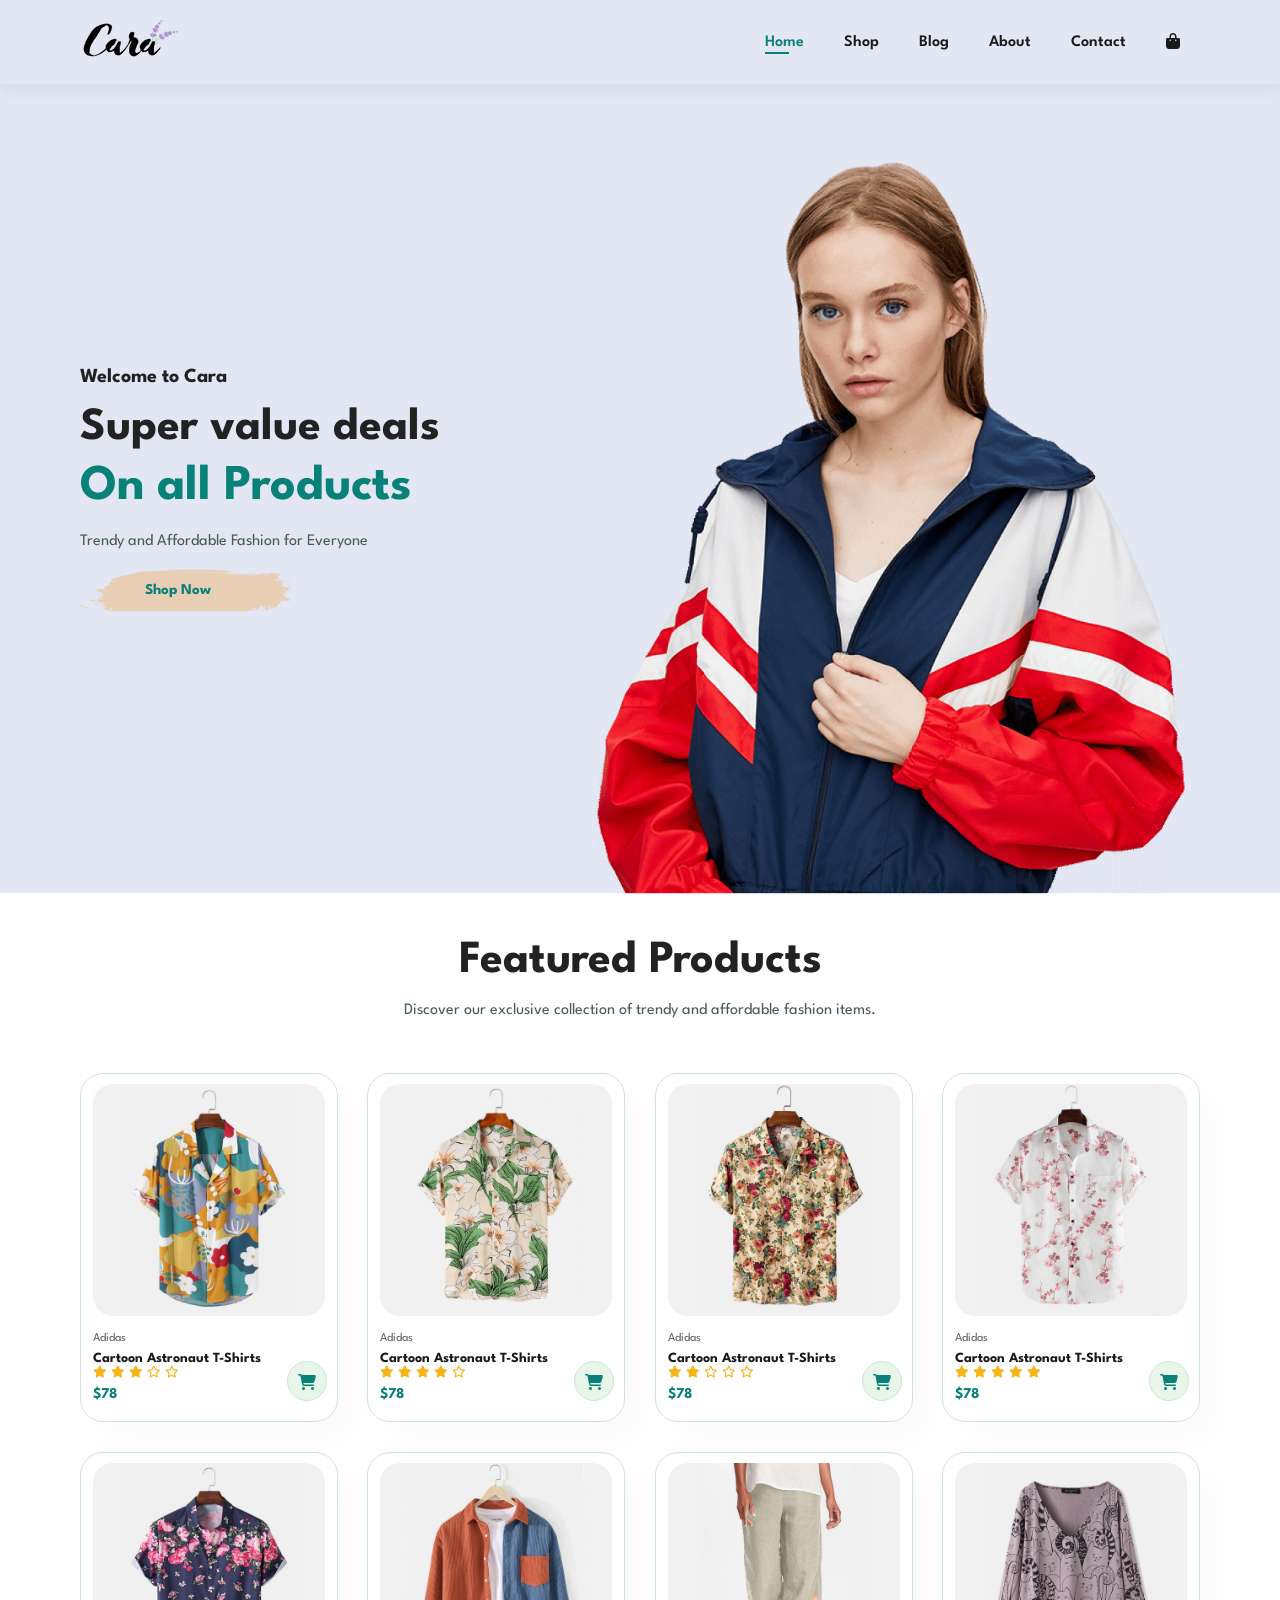
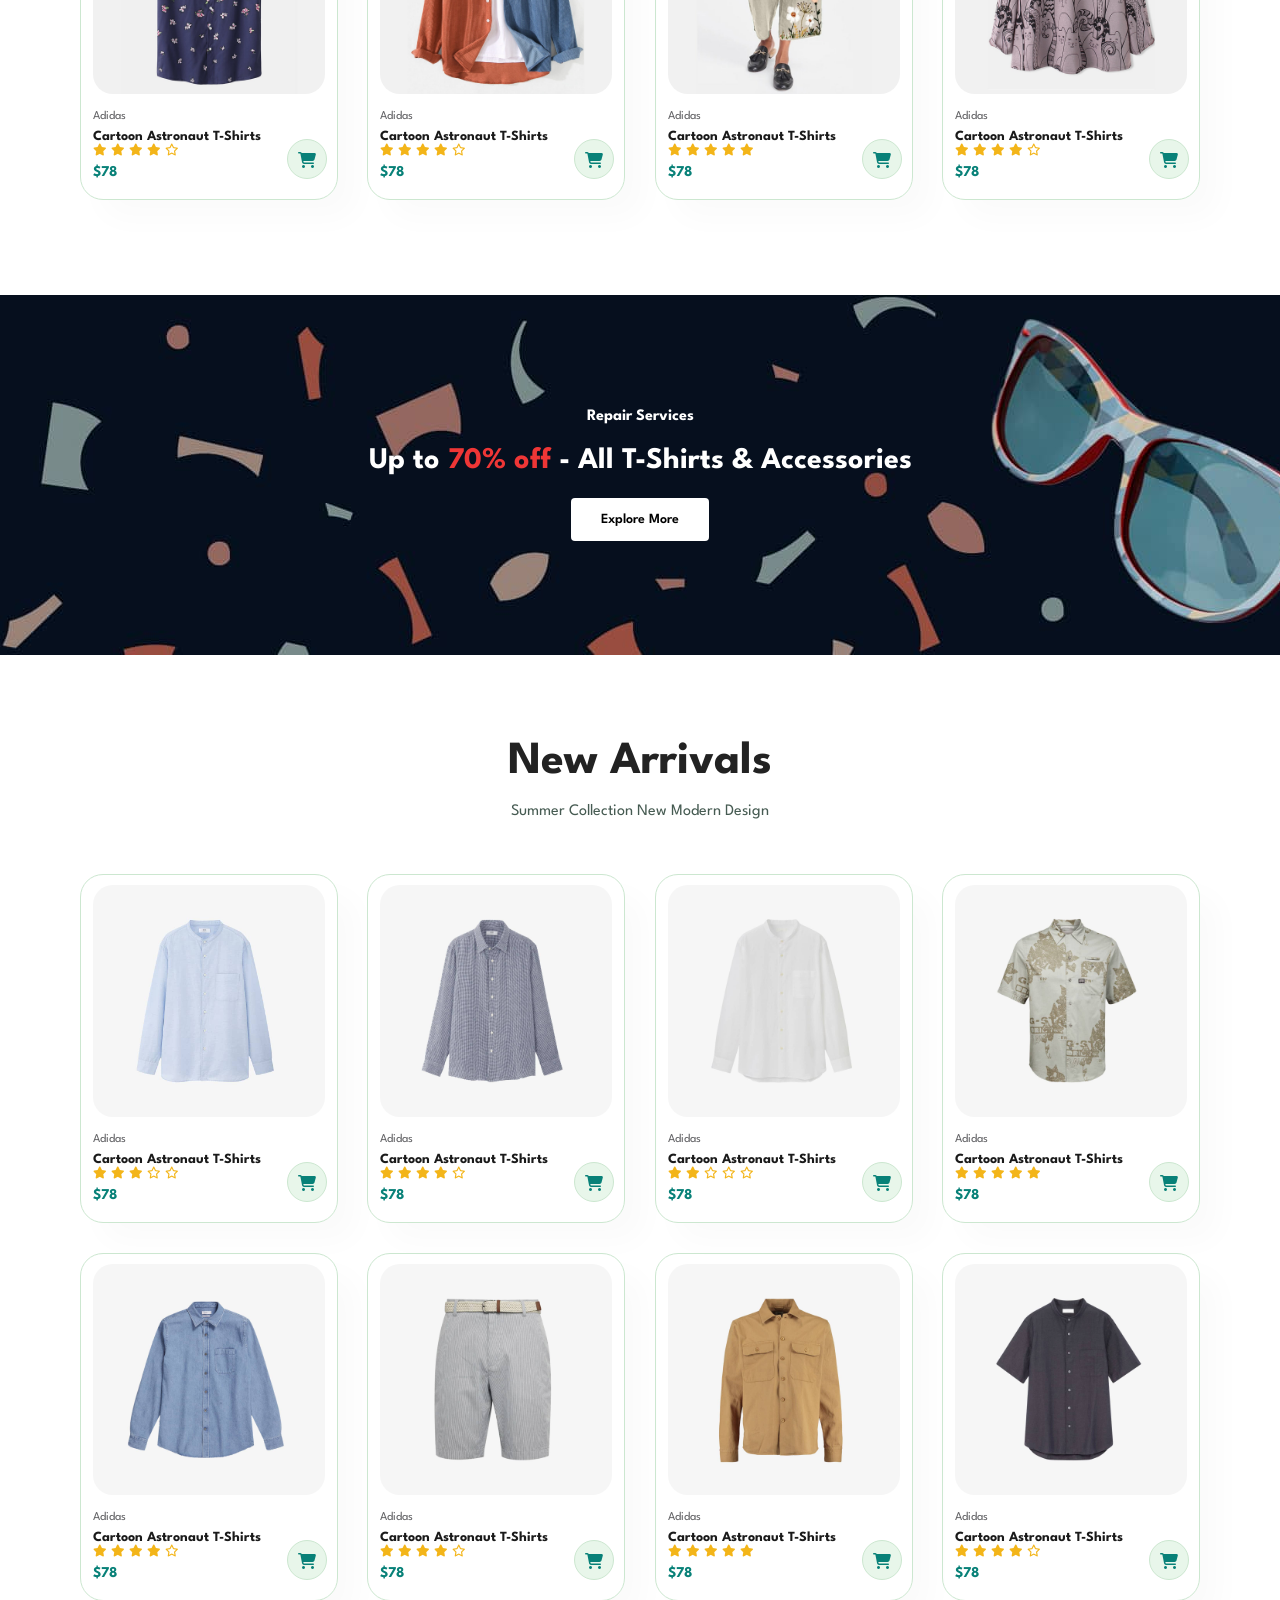
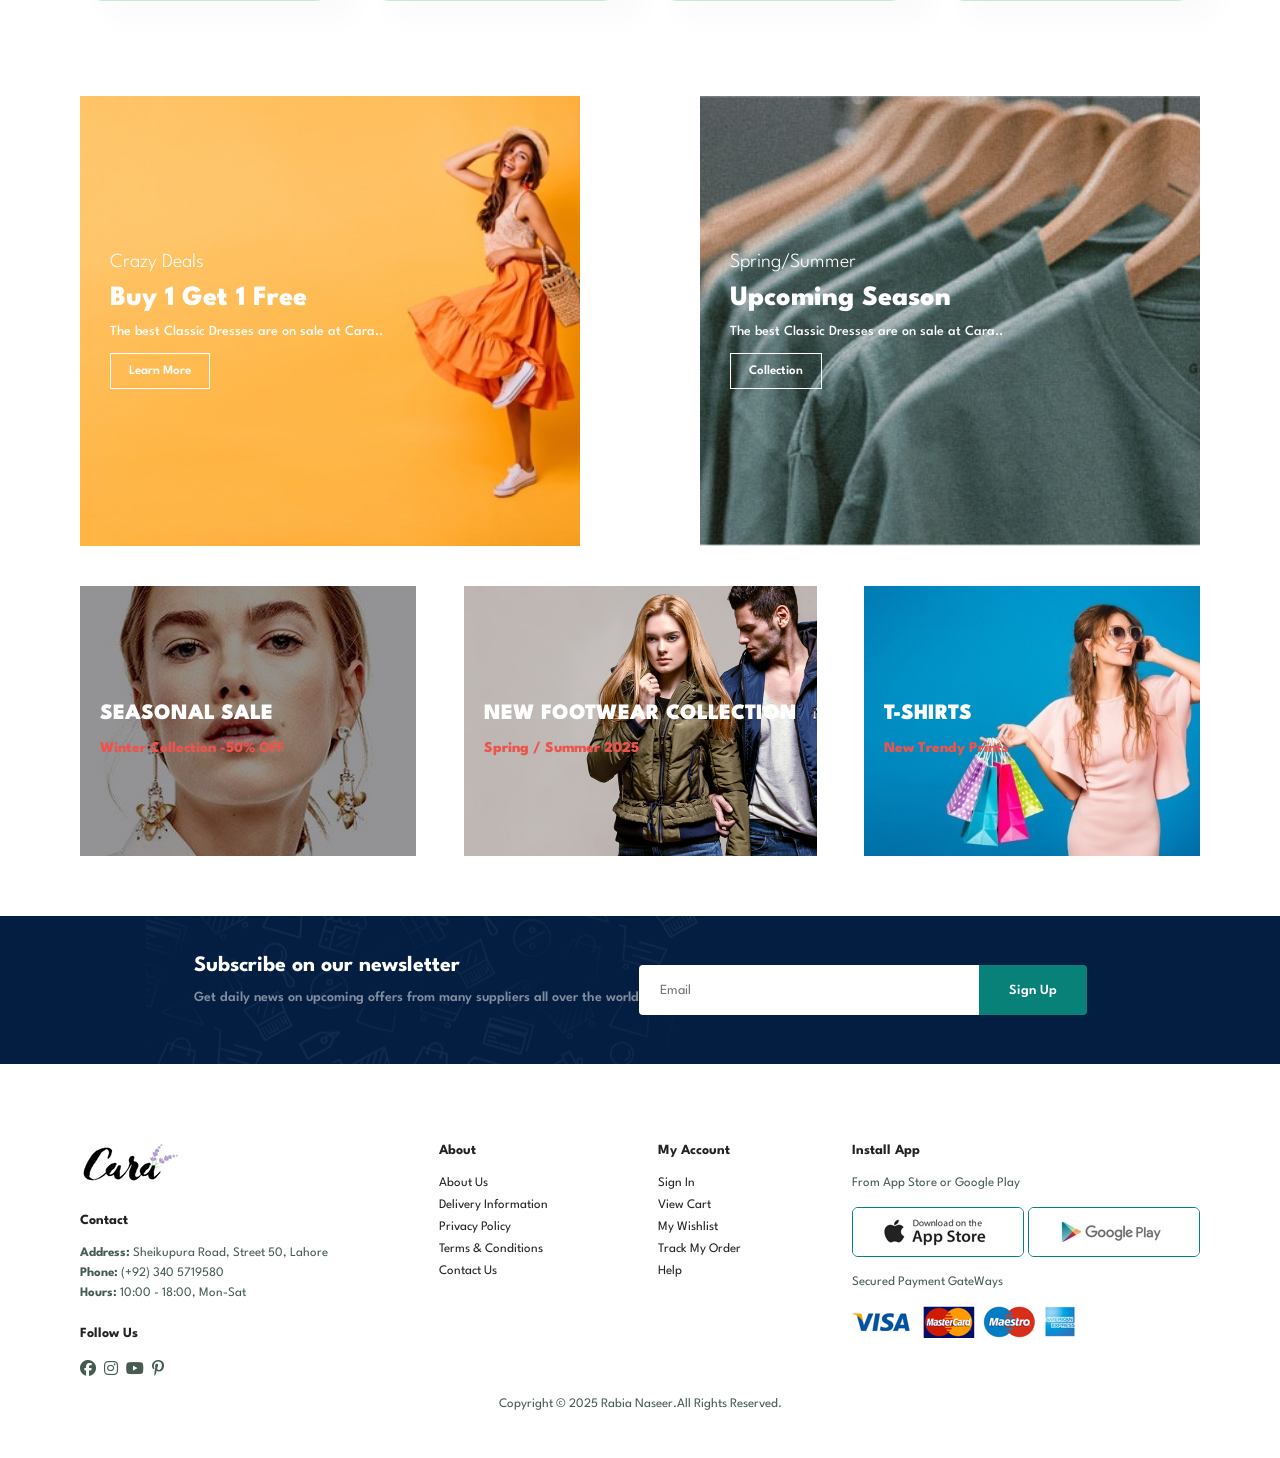
<file: index.html>
<!DOCTYPE html>
<html lang="en">
  <head>
    <meta charset="UTF-8" />
    <meta name="viewport" content="width=device-width, initial-scale=1.0" />
    <link rel="stylesheet" href="style.css" />
    <link
      rel="stylesheet"
      href="https://cdnjs.cloudflare.com/ajax/libs/font-awesome/6.7.2/css/all.min.css"
      integrity="sha512-Evv84Mr4kqVGRNSgIGL/F/aIDqQb7xQ2vcrdIwxfjThSH8CSR7PBEakCr51Ck+w+/U6swU2Im1vVX0SVk9ABhg=="
      crossorigin="anonymous"
      referrerpolicy="no-referrer"
    />
    <title>Cara</title>
  </head>
  <body>
    <section id="header">
      <a href="#"><img src="./img/logo.png" alt="logo" class="logo" /></a>

      <div>
        <ul id="navbar">
          <li><a href="index.html" class="active">Home</a></li>
          <li><a href="shop.html">Shop</a></li>
          <li><a href="blog.html">Blog</a></li>
          <li><a href="about.html">About</a></li>
          <li><a href="contact.html">Contact</a></li>
          <li id="lg-bag">
            <a href="cart.html"><i class="fa-solid fa-bag-shopping"></i></a>
          </li>
          <a href="#" id="close"><i class="fa-solid fa-xmark"></i></a>
        </ul>
      </div>
      <div id="mobile">
        <a href="cart.html"><i class="fa-solid fa-bag-shopping"></i></a>
        <i id="bar" class="fas fa-outdent"></i>
      </div>
    </section>

    <section id="hero">
      <h4>Welcome to Cara</h4>
      <h2>Super value deals</h2>
      <h1>On all Products</h1>
      <p>Trendy and Affordable Fashion for Everyone</p>
      <button>Shop Now</button>
    </section>

    <section id="Product1" class="section-p1">
      <h2>Featured Products</h2>
      <p>
        Discover our exclusive collection of trendy and affordable fashion
        items.
      </p>
      <div class="pro-container">
        <div class="pro">
          <img src="./img/products/f1.jpg" alt="Product 1" />
          <div class="des">
            <span>Adidas</span>
            <h5>Cartoon Astronaut T-Shirts</h5>
            <div class="star">
              <i class="fa-solid fa-star"></i>
              <i class="fa-solid fa-star"></i>
              <i class="fa-solid fa-star"></i>
              <i class="fa-regular fa-star"></i>
              <i class="fa-regular fa-star"></i>
            </div>
            <h4>$78</h4>
          </div>
          <a href="#"><i class="fa-solid fa-cart-shopping cart"></i></a>
        </div>
        <div class="pro">
          <img src="./img/products/f2.jpg" alt="Product 1" />
          <div class="des">
            <span>Adidas</span>
            <h5>Cartoon Astronaut T-Shirts</h5>
            <div class="star">
              <i class="fa-solid fa-star"></i>
              <i class="fa-solid fa-star"></i>
              <i class="fa-solid fa-star"></i>
              <i class="fa-solid fa-star"></i>
              <i class="fa-regular fa-star"></i>
            </div>
            <h4>$78</h4>
          </div>
          <a href="#"><i class="fa-solid fa-cart-shopping cart"></i></a>
        </div>
        <div class="pro">
          <img src="./img/products/f3.jpg" alt="Product 1" />
          <div class="des">
            <span>Adidas</span>
            <h5>Cartoon Astronaut T-Shirts</h5>
            <div class="star">
              <i class="fa-solid fa-star"></i>
              <i class="fa-solid fa-star"></i>
              <i class="fa-regular fa-star"></i>
              <i class="fa-regular fa-star"></i>
              <i class="fa-regular fa-star"></i>
            </div>
            <h4>$78</h4>
          </div>
          <a href="#"><i class="fa-solid fa-cart-shopping cart"></i></a>
        </div>
        <div class="pro">
          <img src="./img/products/f4.jpg" alt="Product 1" />
          <div class="des">
            <span>Adidas</span>
            <h5>Cartoon Astronaut T-Shirts</h5>
            <div class="star">
              <i class="fa-solid fa-star"></i>
              <i class="fa-solid fa-star"></i>
              <i class="fa-solid fa-star"></i>
              <i class="fa-solid fa-star"></i>
              <i class="fa-solid fa-star"></i>
            </div>
            <h4>$78</h4>
          </div>
          <a href="#"><i class="fa-solid fa-cart-shopping cart"></i></a>
        </div>
        <div class="pro">
          <img src="./img/products/f5.jpg" alt="Product 1" />
          <div class="des">
            <span>Adidas</span>
            <h5>Cartoon Astronaut T-Shirts</h5>
            <div class="star">
              <i class="fa-solid fa-star"></i>
              <i class="fa-solid fa-star"></i>
              <i class="fa-solid fa-star"></i>
              <i class="fa-solid fa-star"></i>
              <i class="fa-regular fa-star"></i>
            </div>
            <h4>$78</h4>
          </div>
          <a href="#"><i class="fa-solid fa-cart-shopping cart"></i></a>
        </div>
        <div class="pro">
          <img src="./img/products/f6.jpg" alt="Product 1" />
          <div class="des">
            <span>Adidas</span>
            <h5>Cartoon Astronaut T-Shirts</h5>
            <div class="star">
              <i class="fa-solid fa-star"></i>
              <i class="fa-solid fa-star"></i>
              <i class="fa-solid fa-star"></i>
              <i class="fa-solid fa-star"></i>
              <i class="fa-regular fa-star"></i>
            </div>
            <h4>$78</h4>
          </div>
          <a href="#"><i class="fa-solid fa-cart-shopping cart"></i></a>
        </div>
        <div class="pro">
          <img src="./img/products/f7.jpg" alt="Product 1" />
          <div class="des">
            <span>Adidas</span>
            <h5>Cartoon Astronaut T-Shirts</h5>
            <div class="star">
              <i class="fa-solid fa-star"></i>
              <i class="fa-solid fa-star"></i>
              <i class="fa-solid fa-star"></i>
              <i class="fa-solid fa-star"></i>
              <i class="fa-solid fa-star"></i>
            </div>
            <h4>$78</h4>
          </div>
          <a href="#"><i class="fa-solid fa-cart-shopping cart"></i></a>
        </div>
        <div class="pro">
          <img src="./img/products/f8.jpg" alt="Product 1" />
          <div class="des">
            <span>Adidas</span>
            <h5>Cartoon Astronaut T-Shirts</h5>
            <div class="star">
              <i class="fa-solid fa-star"></i>
              <i class="fa-solid fa-star"></i>
              <i class="fa-solid fa-star"></i>
              <i class="fa-solid fa-star"></i>
              <i class="fa-regular fa-star"></i>
            </div>
            <h4>$78</h4>
          </div>
          <a href="#"><i class="fa-solid fa-cart-shopping cart"></i></a>
        </div>
      </div>
    </section>

    <section id="banner" class="section-m1">
      <h4>Repair Services</h4>
      <h2>Up to <span>70% off</span> - All T-Shirts &amp; Accessories</h2>
      <button class="normal">Explore More</button>
    </section>

    <section id="Product1" class="section-p1">
      <h2>New Arrivals</h2>
      <p>Summer Collection New Modern Design</p>
      <div class="pro-container">
        <div class="pro">
          <img src="./img/products/n1.jpg" alt="Product 1" />
          <div class="des">
            <span>Adidas</span>
            <h5>Cartoon Astronaut T-Shirts</h5>
            <div class="star">
              <i class="fa-solid fa-star"></i>
              <i class="fa-solid fa-star"></i>
              <i class="fa-solid fa-star"></i>
              <i class="fa-regular fa-star"></i>
              <i class="fa-regular fa-star"></i>
            </div>
            <h4>$78</h4>
          </div>
          <a href="#"><i class="fa-solid fa-cart-shopping cart"></i></a>
        </div>
        <div class="pro">
          <img src="./img/products/n2.jpg" alt="Product 1" />
          <div class="des">
            <span>Adidas</span>
            <h5>Cartoon Astronaut T-Shirts</h5>
            <div class="star">
              <i class="fa-solid fa-star"></i>
              <i class="fa-solid fa-star"></i>
              <i class="fa-solid fa-star"></i>
              <i class="fa-solid fa-star"></i>
              <i class="fa-regular fa-star"></i>
            </div>
            <h4>$78</h4>
          </div>
          <a href="#"><i class="fa-solid fa-cart-shopping cart"></i></a>
        </div>
        <div class="pro">
          <img src="./img/products/n3.jpg" alt="Product 1" />
          <div class="des">
            <span>Adidas</span>
            <h5>Cartoon Astronaut T-Shirts</h5>
            <div class="star">
              <i class="fa-solid fa-star"></i>
              <i class="fa-solid fa-star"></i>
              <i class="fa-regular fa-star"></i>
              <i class="fa-regular fa-star"></i>
              <i class="fa-regular fa-star"></i>
            </div>
            <h4>$78</h4>
          </div>
          <a href="#"><i class="fa-solid fa-cart-shopping cart"></i></a>
        </div>
        <div class="pro">
          <img src="./img/products/n4.jpg" alt="Product 1" />
          <div class="des">
            <span>Adidas</span>
            <h5>Cartoon Astronaut T-Shirts</h5>
            <div class="star">
              <i class="fa-solid fa-star"></i>
              <i class="fa-solid fa-star"></i>
              <i class="fa-solid fa-star"></i>
              <i class="fa-solid fa-star"></i>
              <i class="fa-solid fa-star"></i>
            </div>
            <h4>$78</h4>
          </div>
          <a href="#"><i class="fa-solid fa-cart-shopping cart"></i></a>
        </div>
        <div class="pro">
          <img src="./img/products/n5.jpg" alt="Product 1" />
          <div class="des">
            <span>Adidas</span>
            <h5>Cartoon Astronaut T-Shirts</h5>
            <div class="star">
              <i class="fa-solid fa-star"></i>
              <i class="fa-solid fa-star"></i>
              <i class="fa-solid fa-star"></i>
              <i class="fa-solid fa-star"></i>
              <i class="fa-regular fa-star"></i>
            </div>
            <h4>$78</h4>
          </div>
          <a href="#"><i class="fa-solid fa-cart-shopping cart"></i></a>
        </div>
        <div class="pro">
          <img src="./img/products/n6.jpg" alt="Product 1" />
          <div class="des">
            <span>Adidas</span>
            <h5>Cartoon Astronaut T-Shirts</h5>
            <div class="star">
              <i class="fa-solid fa-star"></i>
              <i class="fa-solid fa-star"></i>
              <i class="fa-solid fa-star"></i>
              <i class="fa-solid fa-star"></i>
              <i class="fa-regular fa-star"></i>
            </div>
            <h4>$78</h4>
          </div>
          <a href="#"><i class="fa-solid fa-cart-shopping cart"></i></a>
        </div>
        <div class="pro">
          <img src="./img/products/n7.jpg" alt="Product 1" />
          <div class="des">
            <span>Adidas</span>
            <h5>Cartoon Astronaut T-Shirts</h5>
            <div class="star">
              <i class="fa-solid fa-star"></i>
              <i class="fa-solid fa-star"></i>
              <i class="fa-solid fa-star"></i>
              <i class="fa-solid fa-star"></i>
              <i class="fa-solid fa-star"></i>
            </div>
            <h4>$78</h4>
          </div>
          <a href="#"><i class="fa-solid fa-cart-shopping cart"></i></a>
        </div>
        <div class="pro">
          <img src="./img/products/n8.jpg" alt="Product 1" />
          <div class="des">
            <span>Adidas</span>
            <h5>Cartoon Astronaut T-Shirts</h5>
            <div class="star">
              <i class="fa-solid fa-star"></i>
              <i class="fa-solid fa-star"></i>
              <i class="fa-solid fa-star"></i>
              <i class="fa-solid fa-star"></i>
              <i class="fa-regular fa-star"></i>
            </div>
            <h4>$78</h4>
          </div>
          <a href="#"><i class="fa-solid fa-cart-shopping cart"></i></a>
        </div>
      </div>
    </section>

    <section id="sm-banner" class="section-p1">
      <div class="banner-box">
        <h4>Crazy Deals</h4>
        <h2>Buy 1 Get 1 Free</h2>
        <span>The best Classic Dresses are on sale at Cara..</span>
        <button class="white">Learn More</button>
      </div>
      <div class="banner-box banner-box2">
        <h4>Spring/Summer</h4>
        <h2>Upcoming Season</h2>
        <span>The best Classic Dresses are on sale at Cara..</span>
        <button class="white">Collection</button>
      </div>
    </section>

    <section id="banner3">
      <div class="banner-box">
        <h2>SEASONAL SALE</h2>
        <h3>Winter Collection -50% OFF</h3>
      </div>
      <div class="banner-box banner-box2">
        <h2>NEW FOOTWEAR COLLECTION</h2>
        <h3>Spring / Summer 2025</h3>
      </div>
      <div class="banner-box banner-box3">
        <h2>T-SHIRTS</h2>
        <h3>New Trendy Prints</h3>
      </div>
    </section>

    <section id="newsletter" class="section-p1 section-m1">
      <div class="newstext">
        <h4>Subscribe on our newsletter</h4>
        <p>
          Get daily news on upcoming offers from many suppliers all over the
          world
        </p>
      </div>
      <div class="form">
        <input type="email" placeholder="Email" />
        <button class="normal">Sign Up</button>
      </div>
    </section>

    <footer class="section-p1">
      <div class="col">
        <img class="logo" src="./img/logo.png" alt="logo" />
        <h4>Contact</h4>
        <p><strong>Address:</strong> Sheikupura Road, Street 50, Lahore</p>
        <p><strong>Phone:</strong> (+92) 340 5719580</p>
        <p><strong>Hours:</strong> 10:00 - 18:00, Mon-Sat</p>
        <div class="follow">
          <h4>Follow Us</h4>
          <div class="icon">
            <i class="fab fa-facebook"></i>
            <i class="fab fa-instagram"></i>
            <i class="fab fa-youtube"></i>
            <i class="fab fa-pinterest-p"></i>
          </div>
        </div>
      </div>

      <div class="col">
        <h4>About</h4>
        <a href="#">About Us</a>
        <a href="#">Delivery Information</a>
        <a href="#">Privacy Policy</a>
        <a href="#">Terms &amp; Conditions</a>
        <a href="#">Contact Us</a>
      </div>

      <div class="col">
        <h4>My Account</h4>
        <a href="#">Sign In</a>
        <a href="#">View Cart</a>
        <a href="#">My Wishlist</a>
        <a href="#">Track My Order</a>
        <a href="#">Help</a>
      </div>

      <div class="col install">
        <h4>Install App</h4>
        <p>From App Store or Google Play</p>
        <div class="row">
          <img src="./img/pay/app.jpg" alt="" />
          <img src="./img/pay/play.jpg" alt="" />
        </div>
        <p>Secured Payment GateWays</p>
        <img src="./img/pay/pay.png" alt="" />
      </div>

      <div class="copyright">
        <p>Copyright &#169; 2025 Rabia Naseer.All Rights Reserved.</p>
      </div>
    </footer>

    <script src="script.js"></script>
  </body>
</html>
</file>
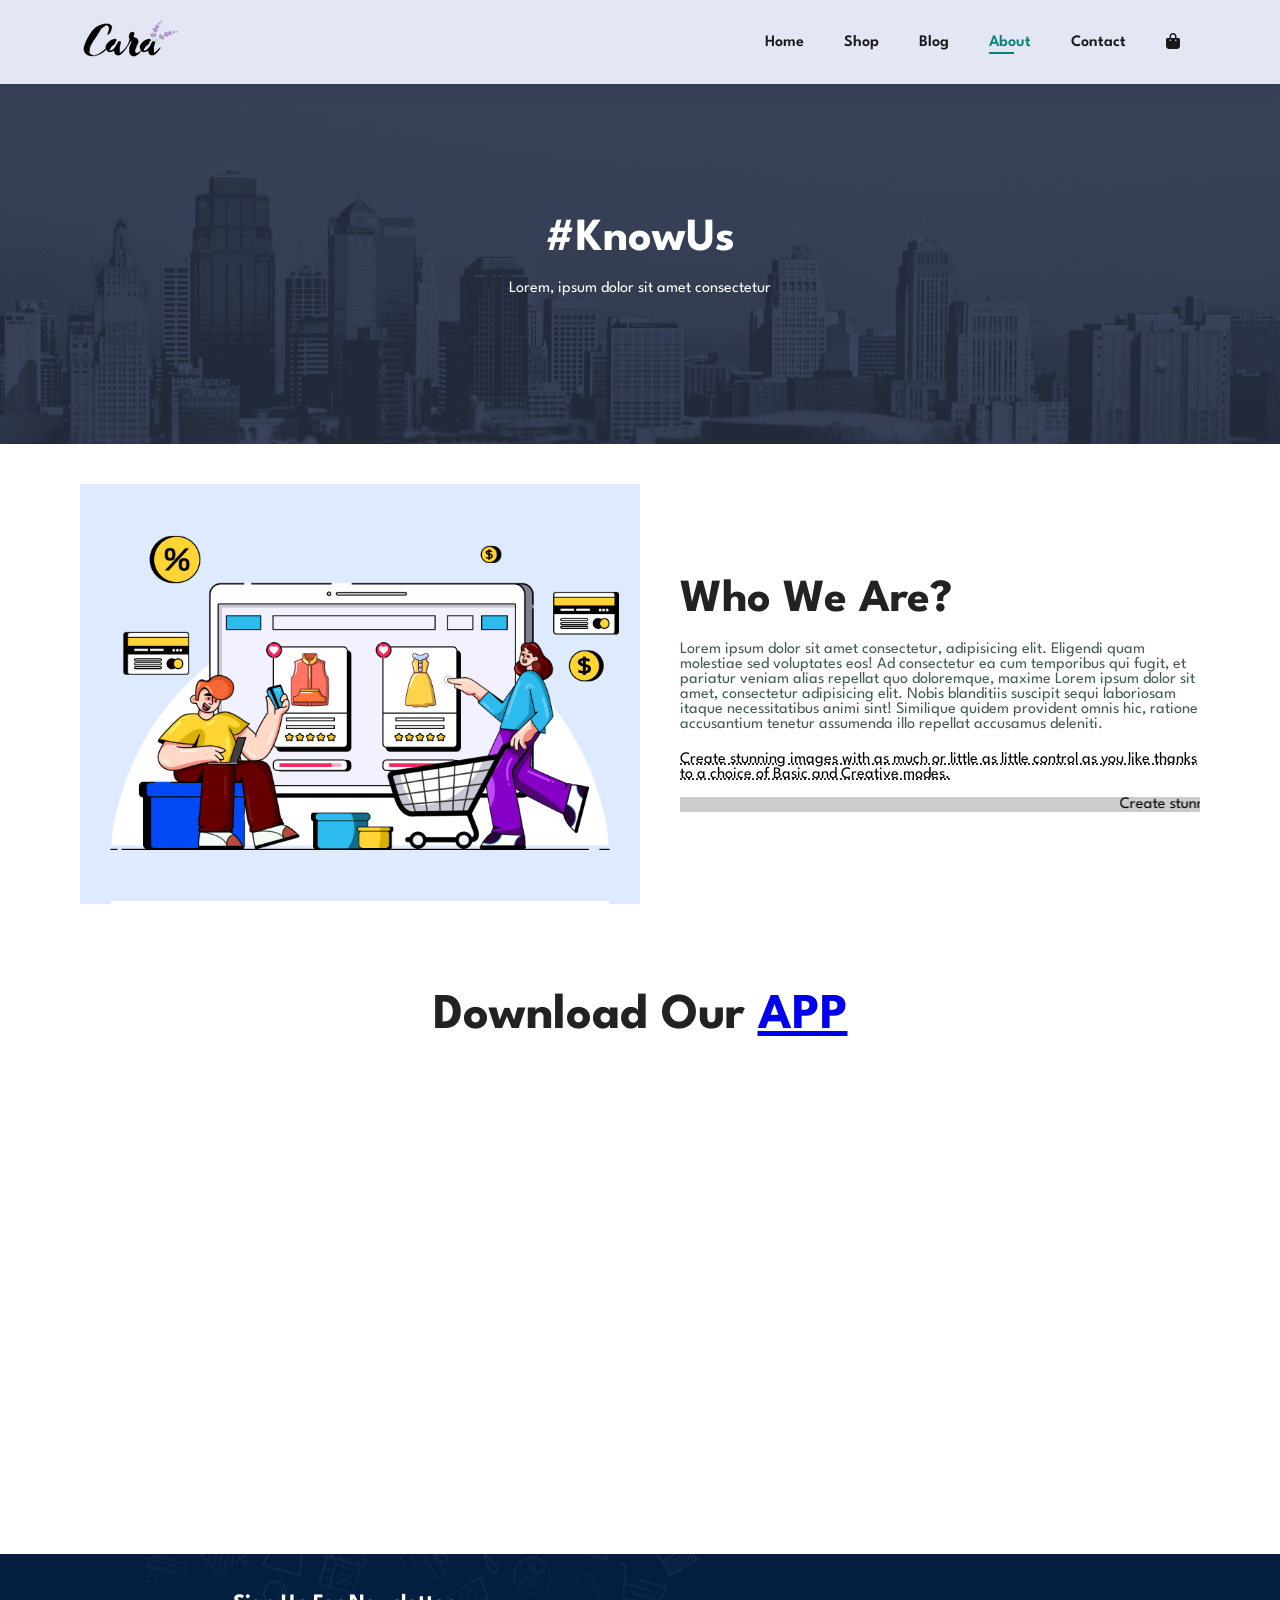
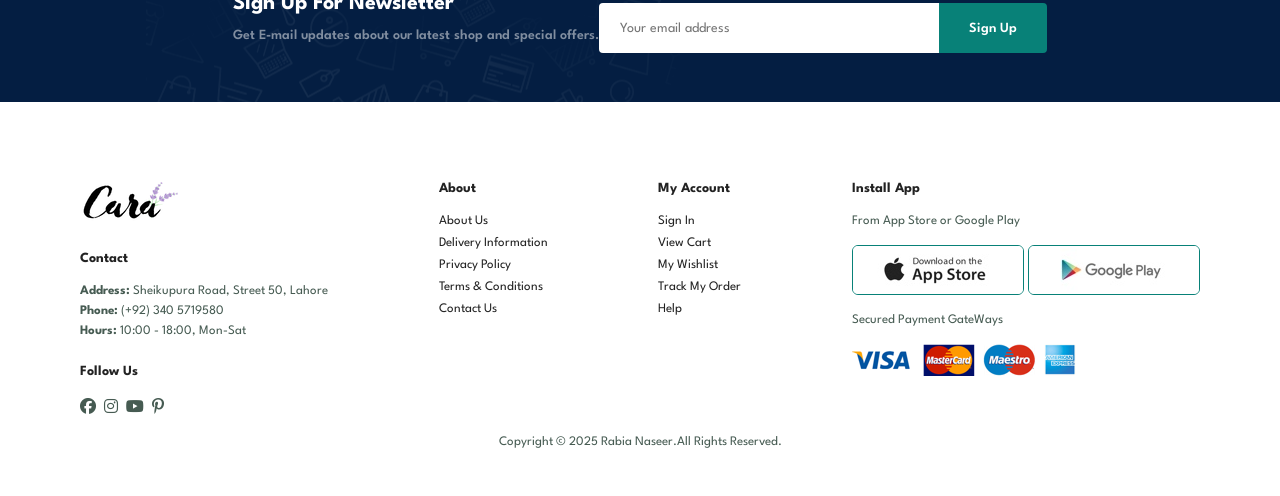
<file: About.html>
<!DOCTYPE html>
<html lang="en">
  <head>
    <meta charset="UTF-8" />
    <meta name="viewport" content="width=device-width, initial-scale=1.0" />
    <link rel="stylesheet" href="style.css" />
    <link
      rel="stylesheet"
      href="https://cdnjs.cloudflare.com/ajax/libs/font-awesome/6.7.2/css/all.min.css"
      integrity="sha512-Evv84Mr4kqVGRNSgIGL/F/aIDqQb7xQ2vcrdIwxfjThSH8CSR7PBEakCr51Ck+w+/U6swU2Im1vVX0SVk9ABhg=="
      crossorigin="anonymous"
      referrerpolicy="no-referrer"
    />
    <title>Cara</title>
  </head>
  <body>
    <section id="header">
      <a href="#"><img src="./img/logo.png" alt="logo" class="logo" /></a>

      <div>
        <ul id="navbar">
          <li><a href="index.html">Home</a></li>
          <li><a href="shop.html">Shop</a></li>
          <li><a href="blog.html">Blog</a></li>
          <li><a href="about.html" class="active">About</a></li>
          <li><a href="contact.html">Contact</a></li>
          <li id="lg-bag">
            <a href="cart.html"><i class="fa-solid fa-bag-shopping"></i></a>
          </li>
          <a href="#" id="close"><i class="fa-solid fa-xmark"></i></a>
        </ul>
      </div>
      <div id="mobile">
        <a href="cart.html"><i class="fa-solid fa-bag-shopping"></i></a>
        <i id="bar" class="fas fa-outdent"></i>
      </div>
    </section>

    <section id="page-header" class="about-header">
      <h2>#KnowUs</h2>
      <p>Lorem, ipsum dolor sit amet consectetur</p>
    </section>

    <section id="about-head" class="section-p1">
      <img src="./img/about/a6.jpg" alt="" />
      <div>
        <h2>Who We Are?</h2>
        <p>
          Lorem ipsum dolor sit amet consectetur, adipisicing elit. Eligendi
          quam molestiae sed voluptates eos! Ad consectetur ea cum temporibus
          qui fugit, et pariatur veniam alias repellat quo doloremque, maxime
          Lorem ipsum dolor sit amet, consectetur adipisicing elit. Nobis
          blanditiis suscipit sequi laboriosam itaque necessitatibus animi sint!
          Similique quidem provident omnis hic, ratione accusantium tenetur
          assumenda illo repellat accusamus deleniti.
        </p>

        <abbr title=""
          >Create stunning images with as much or little as little control as
          you like thanks to a choice of Basic and Creative modes.</abbr
        >

        <br /><br />

        <marquee bgcolor="#ccc" loop="-1" scrollamount="5" width="100%"
          >Create stunning images with as much or little as little control as
          you like thanks to a choice of Basic and Creative modes.</marquee
        >
      </div>
    </section>

    <section id="about-app" class="section-p1">
      <h1>Download Our <a href="#">APP</a></h1>
      <div class="video">
        <video autoplay muted loop src="./img/about/1.mp4"></video>
      </div>
    </section>

    <section id="newsletter" class="section-p1 section-m1">
      <div class="newstext">
        <h4>Sign Up For Newsletter</h4>
        <p>
          Get E-mail updates about our latest shop and
          <span>special offers.</span>
        </p>
      </div>
      <div class="form">
        <input type="email" placeholder="Your email address" />
        <button class="normal">Sign Up</button>
      </div>
    </section>

    <footer class="section-p1">
      <div class="col">
        <img class="logo" src="./img/logo.png" alt="logo" />
        <h4>Contact</h4>
        <p><strong>Address:</strong> Sheikupura Road, Street 50, Lahore</p>
        <p><strong>Phone:</strong> (+92) 340 5719580</p>
        <p><strong>Hours:</strong> 10:00 - 18:00, Mon-Sat</p>
        <div class="follow">
          <h4>Follow Us</h4>
          <div class="icon">
            <i class="fab fa-facebook"></i>
            <i class="fab fa-instagram"></i>
            <i class="fab fa-youtube"></i>
            <i class="fab fa-pinterest-p"></i>
          </div>
        </div>
      </div>

      <div class="col">
        <h4>About</h4>
        <a href="#">About Us</a>
        <a href="#">Delivery Information</a>
        <a href="#">Privacy Policy</a>
        <a href="#">Terms &amp; Conditions</a>
        <a href="#">Contact Us</a>
      </div>

      <div class="col">
        <h4>My Account</h4>
        <a href="#">Sign In</a>
        <a href="#">View Cart</a>
        <a href="#">My Wishlist</a>
        <a href="#">Track My Order</a>
        <a href="#">Help</a>
      </div>

      <div class="col install">
        <h4>Install App</h4>
        <p>From App Store or Google Play</p>
        <div class="row">
          <img src="./img/pay/app.jpg" alt="" />
          <img src="./img/pay/play.jpg" alt="" />
        </div>
        <p>Secured Payment GateWays</p>
        <img src="./img/pay/pay.png" alt="" />
      </div>

      <div class="copyright">
        <p>Copyright &#169; 2025 Rabia Naseer.All Rights Reserved.</p>
      </div>
    </footer>

    <script src="script.js"></script>
  </body>
</html>
</file>
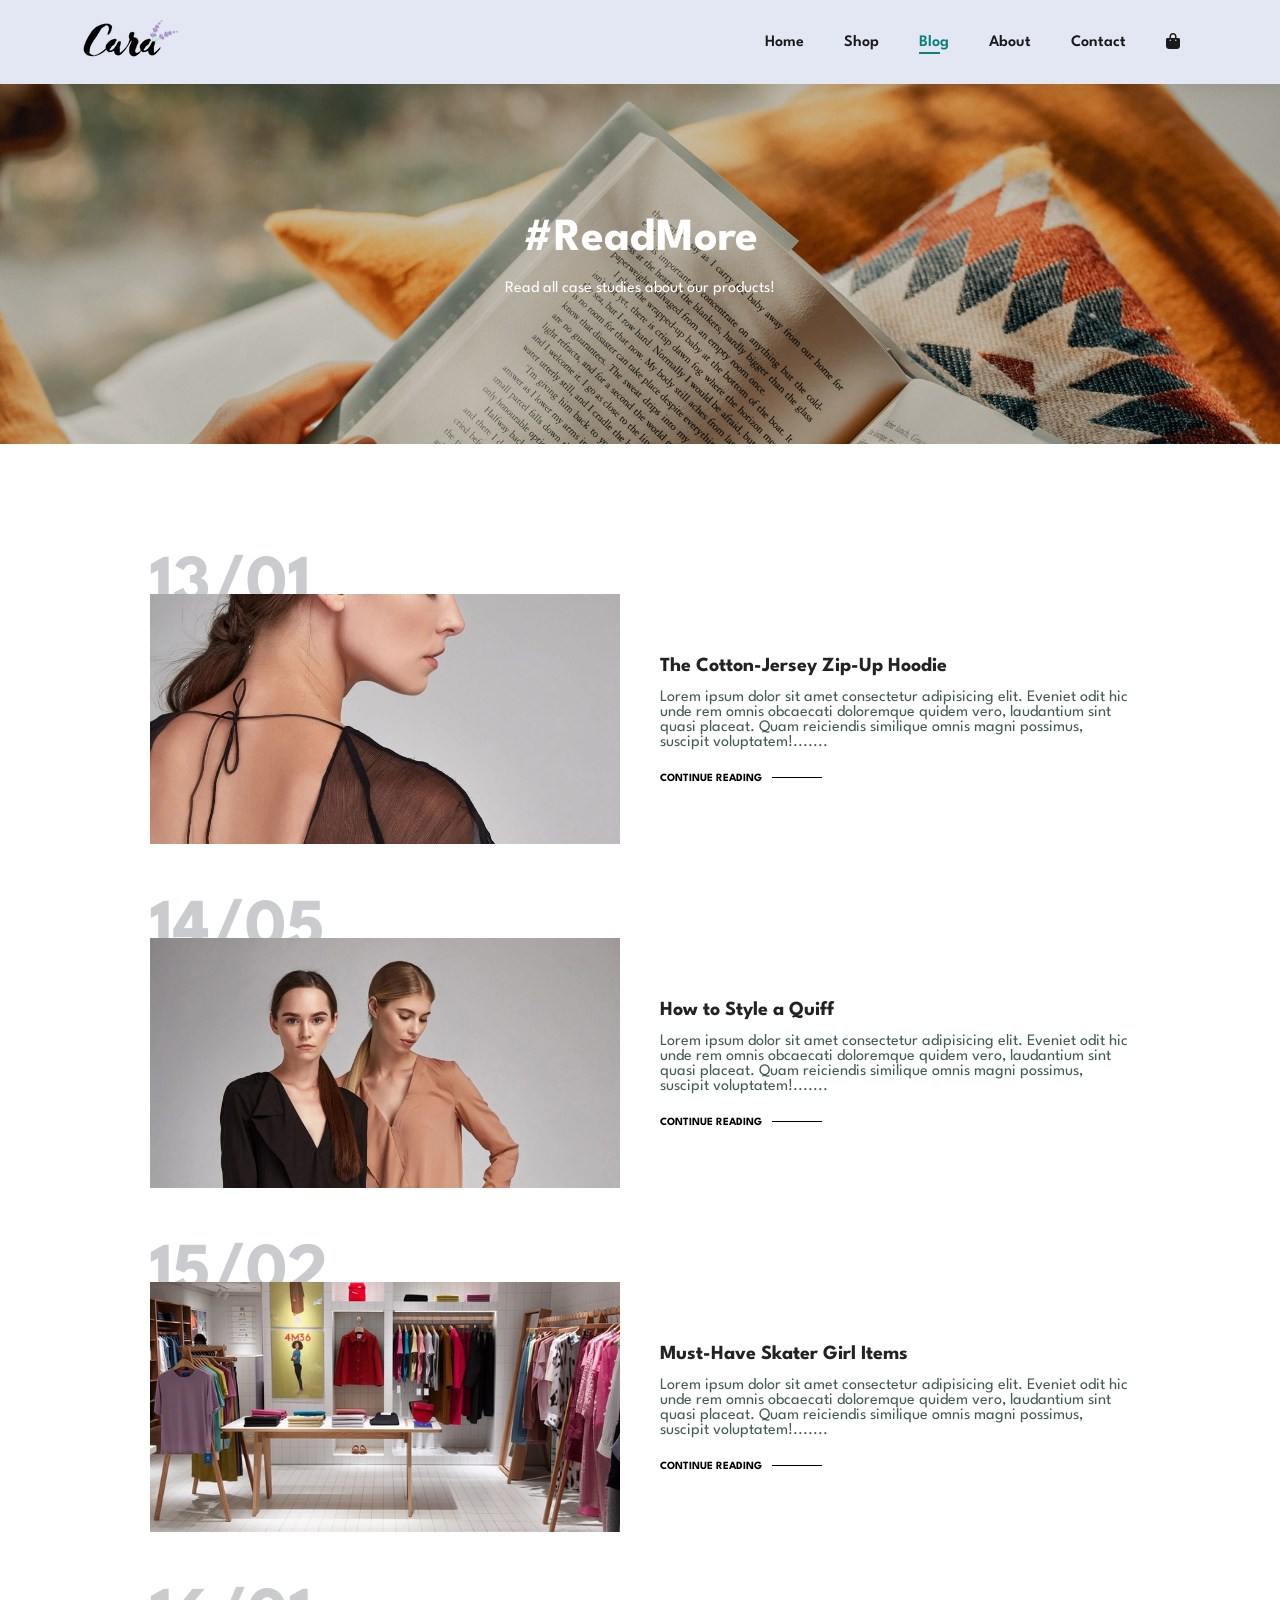
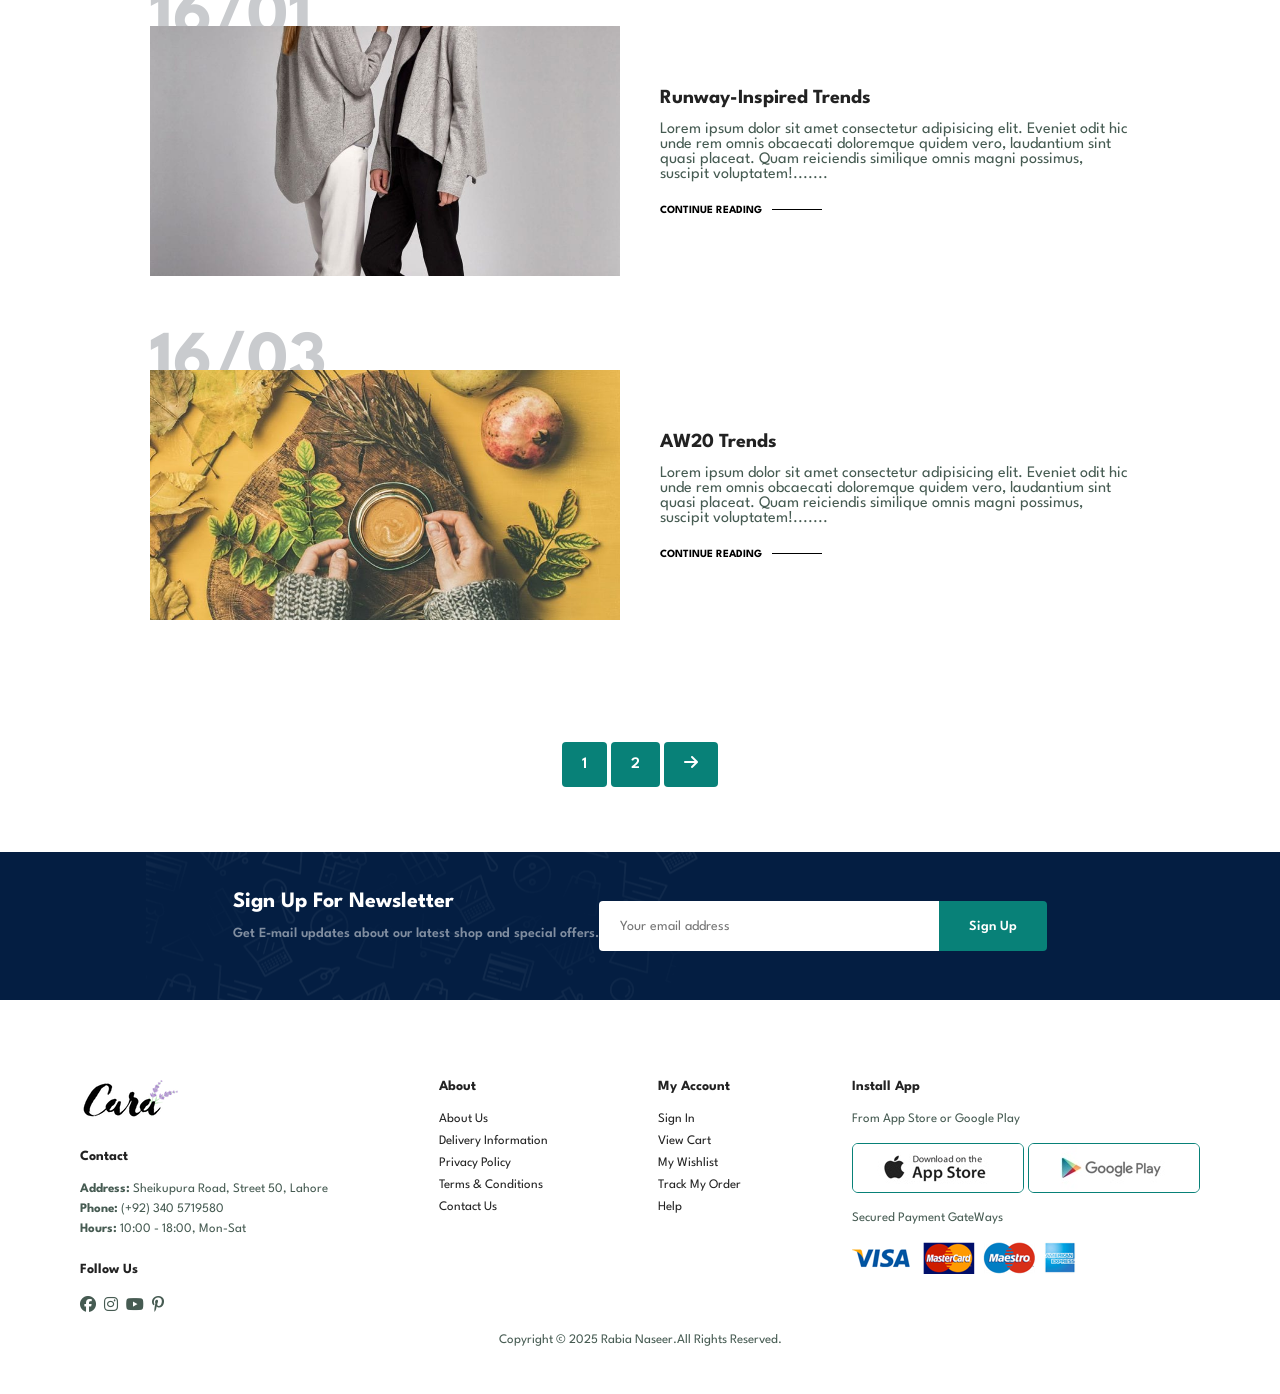
<file: blog.html>
<!DOCTYPE html>
<html lang="en">
  <head>
    <meta charset="UTF-8" />
    <meta name="viewport" content="width=device-width, initial-scale=1.0" />
    <link rel="stylesheet" href="style.css" />
    <link
      rel="stylesheet"
      href="https://cdnjs.cloudflare.com/ajax/libs/font-awesome/6.7.2/css/all.min.css"
      integrity="sha512-Evv84Mr4kqVGRNSgIGL/F/aIDqQb7xQ2vcrdIwxfjThSH8CSR7PBEakCr51Ck+w+/U6swU2Im1vVX0SVk9ABhg=="
      crossorigin="anonymous"
      referrerpolicy="no-referrer"
    />
    <title>Cara</title>
  </head>
  <body>
    <section id="header">
      <a href="#"><img src="./img/logo.png" alt="logo" class="logo" /></a>

      <div>
        <ul id="navbar">
          <li><a href="index.html">Home</a></li>
          <li><a href="shop.html">Shop</a></li>
          <li><a href="blog.html" class="active">Blog</a></li>
          <li><a href="about.html">About</a></li>
          <li><a href="contact.html">Contact</a></li>
          <li id="lg-bag">
            <a href="cart.html"><i class="fa-solid fa-bag-shopping"></i></a>
          </li>
          <a href="#" id="close"><i class="fa-solid fa-xmark"></i></a>
        </ul>
      </div>
      <div id="mobile">
        <a href="cart.html"><i class="fa-solid fa-bag-shopping"></i></a>
        <i id="bar" class="fas fa-outdent"></i>
      </div>
    </section>

    <section id="page-header" class="blog-header">
      <h2>#ReadMore</h2>
      <p>Read all case studies about our products!</p>
    </section>

    <section id="blog">
      <div class="blog-box">
        <div class="blog-img">
          <img src="./img/blog/b1.jpg" alt="" />
        </div>
        <div class="blog-details">
          <h4>The Cotton-Jersey Zip-Up Hoodie</h4>
          <p>
            Lorem ipsum dolor sit amet consectetur adipisicing elit. Eveniet
            odit hic unde rem omnis obcaecati doloremque quidem vero, laudantium
            sint quasi placeat. Quam reiciendis similique omnis magni possimus,
            suscipit voluptatem!.......
          </p>
          <a href="#">CONTINUE READING</a>
        </div>
        <h1>13/01</h1>
      </div>

      <div class="blog-box">
        <div class="blog-img">
          <img src="./img/blog/b2.jpg" alt="" />
        </div>
        <div class="blog-details">
          <h4>How to Style a Quiff</h4>
          <p>
            Lorem ipsum dolor sit amet consectetur adipisicing elit. Eveniet
            odit hic unde rem omnis obcaecati doloremque quidem vero, laudantium
            sint quasi placeat. Quam reiciendis similique omnis magni possimus,
            suscipit voluptatem!.......
          </p>
          <a href="#">CONTINUE READING</a>
        </div>
        <h1>14/05</h1>
      </div>

      <div class="blog-box">
        <div class="blog-img">
          <img src="./img/blog/b3.jpg" alt="" />
        </div>
        <div class="blog-details">
          <h4>Must-Have Skater Girl Items</h4>
          <p>
            Lorem ipsum dolor sit amet consectetur adipisicing elit. Eveniet
            odit hic unde rem omnis obcaecati doloremque quidem vero, laudantium
            sint quasi placeat. Quam reiciendis similique omnis magni possimus,
            suscipit voluptatem!.......
          </p>
          <a href="#">CONTINUE READING</a>
        </div>
        <h1>15/02</h1>
      </div>

      <div class="blog-box">
        <div class="blog-img">
          <img src="./img/blog/b4.jpg" alt="" />
        </div>
        <div class="blog-details">
          <h4>Runway-Inspired Trends</h4>
          <p>
            Lorem ipsum dolor sit amet consectetur adipisicing elit. Eveniet
            odit hic unde rem omnis obcaecati doloremque quidem vero, laudantium
            sint quasi placeat. Quam reiciendis similique omnis magni possimus,
            suscipit voluptatem!.......
          </p>
          <a href="#">CONTINUE READING</a>
        </div>
        <h1>16/01</h1>
      </div>

      <div class="blog-box">
        <div class="blog-img">
          <img src="./img/blog/b6.jpg" alt="" />
        </div>
        <div class="blog-details">
          <h4>AW20 Trends</h4>
          <p>
            Lorem ipsum dolor sit amet consectetur adipisicing elit. Eveniet
            odit hic unde rem omnis obcaecati doloremque quidem vero, laudantium
            sint quasi placeat. Quam reiciendis similique omnis magni possimus,
            suscipit voluptatem!.......
          </p>
          <a href="#">CONTINUE READING</a>
        </div>
        <h1>16/03</h1>
      </div>
    </section>

    <section id="pagination" class="section-p1">
      <a href="#">1</a>
      <a href="#">2</a>
      <a href="#"><i class="fa-solid fa-arrow-right"></i></a>
    </section>

    <section id="newsletter" class="section-p1 section-m1">
      <div class="newstext">
        <h4>Sign Up For Newsletter</h4>
        <p>
          Get E-mail updates about our latest shop and
          <span>special offers.</span>
        </p>
      </div>
      <div class="form">
        <input type="email" placeholder="Your email address" />
        <button class="normal">Sign Up</button>
      </div>
    </section>

    <footer class="section-p1">
      <div class="col">
        <img class="logo" src="./img/logo.png" alt="logo" />
        <h4>Contact</h4>
        <p><strong>Address:</strong> Sheikupura Road, Street 50, Lahore</p>
        <p><strong>Phone:</strong> (+92) 340 5719580</p>
        <p><strong>Hours:</strong> 10:00 - 18:00, Mon-Sat</p>
        <div class="follow">
          <h4>Follow Us</h4>
          <div class="icon">
            <i class="fab fa-facebook"></i>
            <i class="fab fa-instagram"></i>
            <i class="fab fa-youtube"></i>
            <i class="fab fa-pinterest-p"></i>
          </div>
        </div>
      </div>

      <div class="col">
        <h4>About</h4>
        <a href="#">About Us</a>
        <a href="#">Delivery Information</a>
        <a href="#">Privacy Policy</a>
        <a href="#">Terms &amp; Conditions</a>
        <a href="#">Contact Us</a>
      </div>

      <div class="col">
        <h4>My Account</h4>
        <a href="#">Sign In</a>
        <a href="#">View Cart</a>
        <a href="#">My Wishlist</a>
        <a href="#">Track My Order</a>
        <a href="#">Help</a>
      </div>

      <div class="col install">
        <h4>Install App</h4>
        <p>From App Store or Google Play</p>
        <div class="row">
          <img src="./img/pay/app.jpg" alt="" />
          <img src="./img/pay/play.jpg" alt="" />
        </div>
        <p>Secured Payment GateWays</p>
        <img src="./img/pay/pay.png" alt="" />
      </div>

      <div class="copyright">
        <p>Copyright &#169; 2025 Rabia Naseer.All Rights Reserved.</p>
      </div>
    </footer>

    <script src="script.js"></script>
  </body>
</html>
</file>
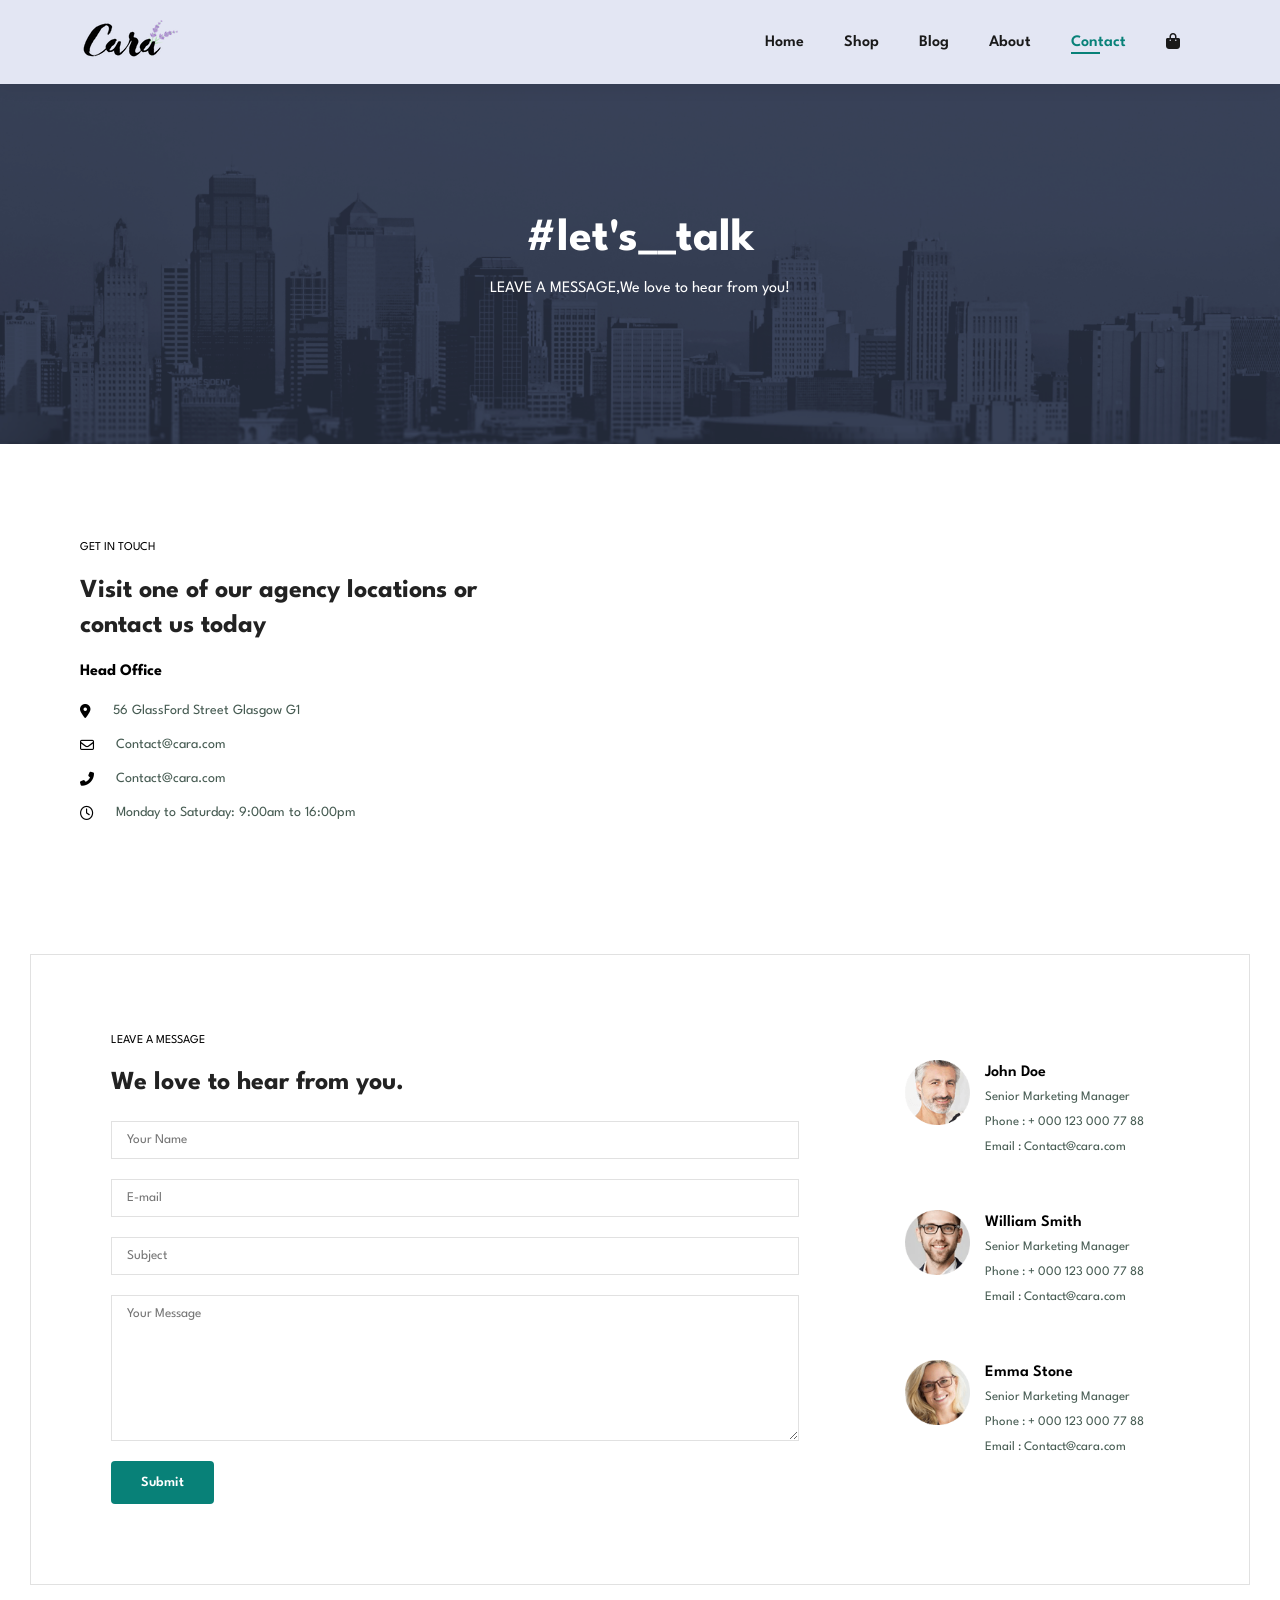
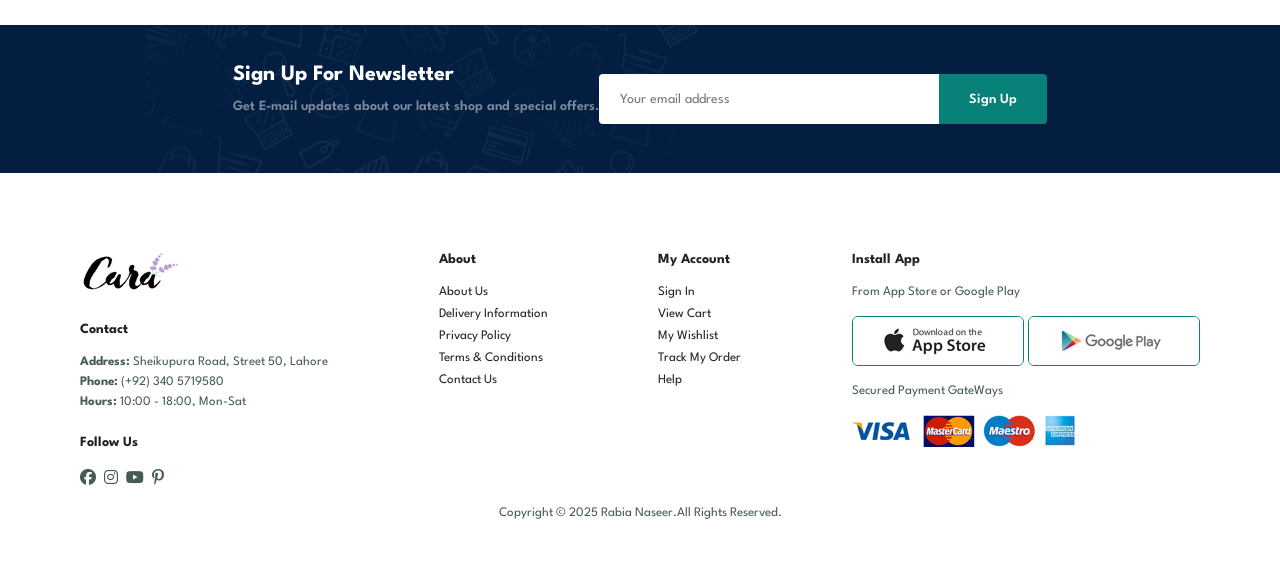
<file: contact.html>
<!DOCTYPE html>
<html lang="en">
  <head>
    <meta charset="UTF-8" />
    <meta name="viewport" content="width=device-width, initial-scale=1.0" />
    <link rel="stylesheet" href="style.css" />
    <link
      rel="stylesheet"
      href="https://cdnjs.cloudflare.com/ajax/libs/font-awesome/6.7.2/css/all.min.css"
      integrity="sha512-Evv84Mr4kqVGRNSgIGL/F/aIDqQb7xQ2vcrdIwxfjThSH8CSR7PBEakCr51Ck+w+/U6swU2Im1vVX0SVk9ABhg=="
      crossorigin="anonymous"
      referrerpolicy="no-referrer"
    />
    <title>Cara</title>
  </head>
  <body>
    <section id="header">
      <a href="#"><img src="./img/logo.png" alt="logo" class="logo" /></a>

      <div>
        <ul id="navbar">
          <li><a href="index.html">Home</a></li>
          <li><a href="shop.html">Shop</a></li>
          <li><a href="blog.html">Blog</a></li>
          <li><a href="about.html">About</a></li>
          <li><a href="contact.html" class="active">Contact</a></li>
          <li id="lg-bag">
            <a href="cart.html"><i class="fa-solid fa-bag-shopping"></i></a>
          </li>
          <a href="#" id="close"><i class="fa-solid fa-xmark"></i></a>
        </ul>
      </div>
      <div id="mobile">
        <a href="cart.html"><i class="fa-solid fa-bag-shopping"></i></a>
        <i id="bar" class="fas fa-outdent"></i>
      </div>
    </section>

    <section id="page-header" class="about-header">
      <h2>#let's__talk</h2>
      <p>LEAVE A MESSAGE,We love to hear from you!</p>
    </section>

    <section id="contact-details" class="section-p1">
      <div class="details">
        <span>GET IN TOUCH</span>
        <h2>Visit one of our agency locations or contact us today</h2>
        <h3>Head Office</h3>
        <div>
          <li>
            <i class="fa-solid fa-location-dot"></i>
            <p>56 GlassFord Street Glasgow G1</p>
          </li>
          <li>
            <i class="far fa-envelope"></i>
            <p>Contact@cara.com</p>
          </li>
          <li>
            <i class="fas fa-phone-alt"></i>
            <p>Contact@cara.com</p>
          </li>
          <li>
            <i class="far fa-clock"></i>
            <p>Monday to Saturday: 9:00am to 16:00pm</p>
          </li>
        </div>
      </div>
      <div class="map">
        <iframe
          src="https://www.google.com/maps/embed?pb=!1m18!1m12!1m3!1d435954.36188680143!2d72.68695155522576!3d31.38950128881082!2m3!1f0!2f0!3f0!3m2!1i1024!2i768!4f13.1!3m3!1m2!1s0x39225cb554ba6e9d%3A0xb5ce63a0243ae08b!2sFaisalabad%20City%2C%20Pakistan!5e0!3m2!1sen!2s!4v1752559137020!5m2!1sen!2s"
          width="600"
          height="450"
          style="border: 0"
          allowfullscreen=""
          loading="lazy"
          referrerpolicy="no-referrer-when-downgrade"
        ></iframe>
      </div>
    </section>

    <section id="form-details">
      <form action="">
        <span>LEAVE A MESSAGE</span>
        <h2>We love to hear from you.</h2>
        <input type="text" placeholder="Your Name" />
        <input type="email" placeholder="E-mail" />
        <input type="text" placeholder="Subject" />
        <textarea
          name=""
          id=""
          cols="30"
          rows="10"
          placeholder="Your Message"
        ></textarea>
        <button class="normal">Submit</button>
      </form>

      <div class="people">
        <div>
          <img src="./img/people/1.png" alt="" />
          <p>
            <span>John Doe</span> Senior Marketing Manager <br />
            Phone : + 000 123 000 77 88 <br />
            Email : Contact@cara.com
          </p>
        </div>

        <div>
          <img src="./img/people/2.png" alt="" />
          <p>
            <span>William Smith</span> Senior Marketing Manager <br />
            Phone : + 000 123 000 77 88 <br />
            Email : Contact@cara.com
          </p>
        </div>

        <div>
          <img src="./img/people/3.png" alt="" />
          <p>
            <span>Emma Stone</span> Senior Marketing Manager <br />
            Phone : + 000 123 000 77 88 <br />
            Email : Contact@cara.com
          </p>
        </div>
      </div>
    </section>

    <section id="newsletter" class="section-p1 section-m1">
      <div class="newstext">
        <h4>Sign Up For Newsletter</h4>
        <p>
          Get E-mail updates about our latest shop and
          <span>special offers.</span>
        </p>
      </div>
      <div class="form">
        <input type="email" placeholder="Your email address" />
        <button class="normal">Sign Up</button>
      </div>
    </section>

    <footer class="section-p1">
      <div class="col">
        <img class="logo" src="./img/logo.png" alt="logo" />
        <h4>Contact</h4>
        <p><strong>Address:</strong> Sheikupura Road, Street 50, Lahore</p>
        <p><strong>Phone:</strong> (+92) 340 5719580</p>
        <p><strong>Hours:</strong> 10:00 - 18:00, Mon-Sat</p>
        <div class="follow">
          <h4>Follow Us</h4>
          <div class="icon">
            <i class="fab fa-facebook"></i>
            <i class="fab fa-instagram"></i>
            <i class="fab fa-youtube"></i>
            <i class="fab fa-pinterest-p"></i>
          </div>
        </div>
      </div>

      <div class="col">
        <h4>About</h4>
        <a href="#">About Us</a>
        <a href="#">Delivery Information</a>
        <a href="#">Privacy Policy</a>
        <a href="#">Terms &amp; Conditions</a>
        <a href="#">Contact Us</a>
      </div>

      <div class="col">
        <h4>My Account</h4>
        <a href="#">Sign In</a>
        <a href="#">View Cart</a>
        <a href="#">My Wishlist</a>
        <a href="#">Track My Order</a>
        <a href="#">Help</a>
      </div>

      <div class="col install">
        <h4>Install App</h4>
        <p>From App Store or Google Play</p>
        <div class="row">
          <img src="./img/pay/app.jpg" alt="" />
          <img src="./img/pay/play.jpg" alt="" />
        </div>
        <p>Secured Payment GateWays</p>
        <img src="./img/pay/pay.png" alt="" />
      </div>

      <div class="copyright">
        <p>Copyright &#169; 2025 Rabia Naseer.All Rights Reserved.</p>
      </div>
    </footer>

    <script src="script.js"></script>
  </body>
</html>
</file>
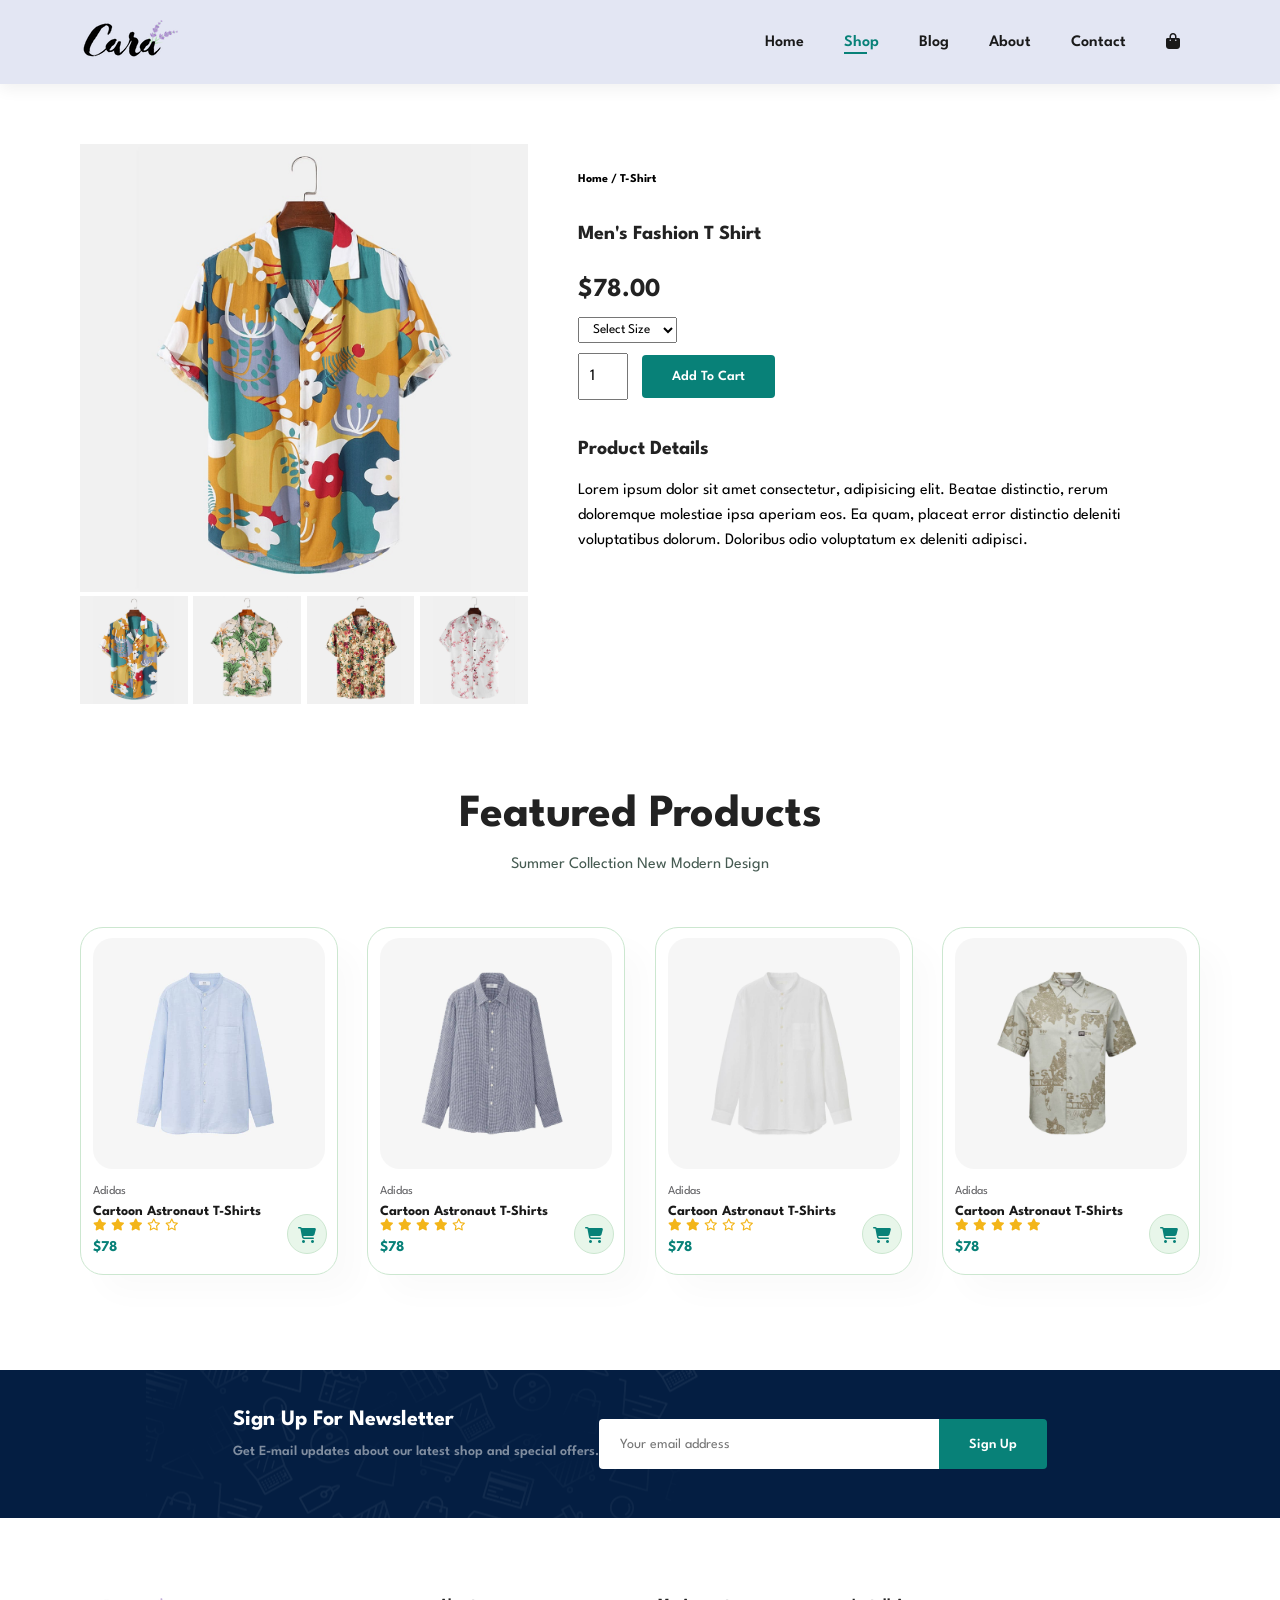
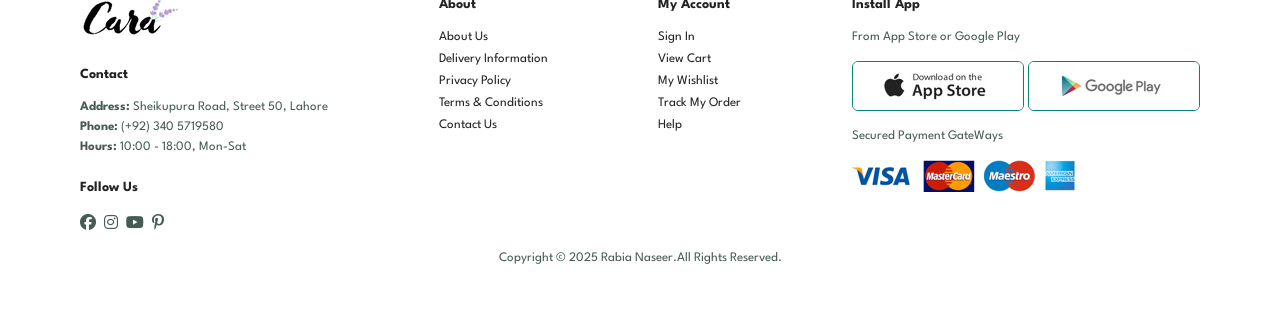
<file: sProduct.html>
<!DOCTYPE html>
<html lang="en">
  <head>
    <meta charset="UTF-8" />
    <meta name="viewport" content="width=device-width, initial-scale=1.0" />
    <link rel="stylesheet" href="style.css" />
    <link
      rel="stylesheet"
      href="https://cdnjs.cloudflare.com/ajax/libs/font-awesome/6.7.2/css/all.min.css"
      integrity="sha512-Evv84Mr4kqVGRNSgIGL/F/aIDqQb7xQ2vcrdIwxfjThSH8CSR7PBEakCr51Ck+w+/U6swU2Im1vVX0SVk9ABhg=="
      crossorigin="anonymous"
      referrerpolicy="no-referrer"
    />
    <title>Cara</title>
  </head>
  <body>
    <section id="header">
      <a href="#"><img src="./img/logo.png" alt="logo" class="logo" /></a>

      <div>
        <ul id="navbar">
          <li><a href="index.html">Home</a></li>
          <li><a href="shop.html" class="active">Shop</a></li>
          <li><a href="blog.html">Blog</a></li>
          <li><a href="about.html">About</a></li>
          <li><a href="contact.html">Contact</a></li>
          <li id="lg-bag">
            <a href="cart.html"><i class="fa-solid fa-bag-shopping"></i></a>
          </li>
          <a href="#" id="close"><i class="fa-solid fa-xmark"></i></a>
        </ul>
      </div>
      <div id="mobile">
        <a href="cart.html"><i class="fa-solid fa-bag-shopping"></i></a>
        <i id="bar" class="fas fa-outdent"></i>
      </div>
    </section>

    <section id="pro-details" class="section-p1">
      <div class="single-pro-img">
        <img src="./img/products/f1.jpg" width="100%" alt="" id="MainImg" />

        <div class="small-img-group">
          <div class="small-img-col">
            <img
              src="./img/products/f1.jpg"
              width="100%"
              alt=""
              class="small-img"
            />
          </div>
          <div class="small-img-col">
            <img
              src="./img/products/f2.jpg"
              width="100%"
              alt=""
              class="small-img"
            />
          </div>
          <div class="small-img-col">
            <img
              src="./img/products/f3.jpg"
              width="100%"
              alt=""
              class="small-img"
            />
          </div>
          <div class="small-img-col">
            <img
              src="./img/products/f4.jpg"
              width="100%"
              alt=""
              class="small-img"
            />
          </div>
        </div>
      </div>

      <div class="single-pro-details">
        <h6>Home / T-Shirt</h6>
        <h4>Men's Fashion T Shirt</h4>
        <h2>$78.00</h2>
        <select>
          <option>Select Size</option>
          <option>XL</option>
          <option>XXL</option>
          <option>Large</option>
          <option>Small</option>
        </select>
        <input type="number" value="1" />
        <button class="normal">Add To Cart</button>
        <h4>Product Details</h4>
        <span
          >Lorem ipsum dolor sit amet consectetur, adipisicing elit. Beatae
          distinctio, rerum doloremque molestiae ipsa aperiam eos. Ea quam,
          placeat error distinctio deleniti voluptatibus dolorum. Doloribus odio
          voluptatum ex deleniti adipisci.</span
        >
      </div>
    </section>

    <section id="Product1" class="section-p1">
      <h2>Featured Products</h2>
      <p>Summer Collection New Modern Design</p>
      <div class="pro-container">
        <div class="pro">
          <img src="./img/products/n1.jpg" alt="Product 1" />
          <div class="des">
            <span>Adidas</span>
            <h5>Cartoon Astronaut T-Shirts</h5>
            <div class="star">
              <i class="fa-solid fa-star"></i>
              <i class="fa-solid fa-star"></i>
              <i class="fa-solid fa-star"></i>
              <i class="fa-regular fa-star"></i>
              <i class="fa-regular fa-star"></i>
            </div>
            <h4>$78</h4>
          </div>
          <a href="#"><i class="fa-solid fa-cart-shopping cart"></i></a>
        </div>
        <div class="pro">
          <img src="./img/products/n2.jpg" alt="Product 1" />
          <div class="des">
            <span>Adidas</span>
            <h5>Cartoon Astronaut T-Shirts</h5>
            <div class="star">
              <i class="fa-solid fa-star"></i>
              <i class="fa-solid fa-star"></i>
              <i class="fa-solid fa-star"></i>
              <i class="fa-solid fa-star"></i>
              <i class="fa-regular fa-star"></i>
            </div>
            <h4>$78</h4>
          </div>
          <a href="#"><i class="fa-solid fa-cart-shopping cart"></i></a>
        </div>
        <div class="pro">
          <img src="./img/products/n3.jpg" alt="Product 1" />
          <div class="des">
            <span>Adidas</span>
            <h5>Cartoon Astronaut T-Shirts</h5>
            <div class="star">
              <i class="fa-solid fa-star"></i>
              <i class="fa-solid fa-star"></i>
              <i class="fa-regular fa-star"></i>
              <i class="fa-regular fa-star"></i>
              <i class="fa-regular fa-star"></i>
            </div>
            <h4>$78</h4>
          </div>
          <a href="#"><i class="fa-solid fa-cart-shopping cart"></i></a>
        </div>
        <div class="pro">
          <img src="./img/products/n4.jpg" alt="Product 1" />
          <div class="des">
            <span>Adidas</span>
            <h5>Cartoon Astronaut T-Shirts</h5>
            <div class="star">
              <i class="fa-solid fa-star"></i>
              <i class="fa-solid fa-star"></i>
              <i class="fa-solid fa-star"></i>
              <i class="fa-solid fa-star"></i>
              <i class="fa-solid fa-star"></i>
            </div>
            <h4>$78</h4>
          </div>
          <a href="#"><i class="fa-solid fa-cart-shopping cart"></i></a>
        </div>
      </div>
    </section>

    <section id="newsletter" class="section-p1 section-m1">
      <div class="newstext">
        <h4>Sign Up For Newsletter</h4>
        <p>
          Get E-mail updates about our latest shop and
          <span>special offers.</span>
        </p>
      </div>
      <div class="form">
        <input type="email" placeholder="Your email address" />
        <button class="normal">Sign Up</button>
      </div>
    </section>

    <footer class="section-p1">
      <div class="col">
        <img class="logo" src="./img/logo.png" alt="logo" />
        <h4>Contact</h4>
        <p><strong>Address:</strong> Sheikupura Road, Street 50, Lahore</p>
        <p><strong>Phone:</strong> (+92) 340 5719580</p>
        <p><strong>Hours:</strong> 10:00 - 18:00, Mon-Sat</p>
        <div class="follow">
          <h4>Follow Us</h4>
          <div class="icon">
            <i class="fab fa-facebook"></i>
            <i class="fab fa-instagram"></i>
            <i class="fab fa-youtube"></i>
            <i class="fab fa-pinterest-p"></i>
          </div>
        </div>
      </div>

      <div class="col">
        <h4>About</h4>
        <a href="#">About Us</a>
        <a href="#">Delivery Information</a>
        <a href="#">Privacy Policy</a>
        <a href="#">Terms &amp; Conditions</a>
        <a href="#">Contact Us</a>
      </div>

      <div class="col">
        <h4>My Account</h4>
        <a href="#">Sign In</a>
        <a href="#">View Cart</a>
        <a href="#">My Wishlist</a>
        <a href="#">Track My Order</a>
        <a href="#">Help</a>
      </div>

      <div class="col install">
        <h4>Install App</h4>
        <p>From App Store or Google Play</p>
        <div class="row">
          <img src="./img/pay/app.jpg" alt="" />
          <img src="./img/pay/play.jpg" alt="" />
        </div>
        <p>Secured Payment GateWays</p>
        <img src="./img/pay/pay.png" alt="" />
      </div>

      <div class="copyright">
        <p>Copyright &#169; 2025 Rabia Naseer.All Rights Reserved.</p>
      </div>
    </footer>

    <script>
      var MainImg = document.getElementById("MainImg");
      var smallImg = document.getElementsByClassName("small-img");

      smallImg[0].onclick = function () {
        MainImg.src = smallImg[0].src;
      };
      smallImg[1].onclick = function () {
        MainImg.src = smallImg[1].src;
      };
      smallImg[2].onclick = function () {
        MainImg.src = smallImg[2].src;
      };
      smallImg[3].onclick = function () {
        MainImg.src = smallImg[3].src;
      };
    </script>

    <script src="script.js"></script>
  </body>
</html>
</file>
<file: style.css>
@import url('https://fonts.googleapis.com/css2?family=League+Spartan:wght@100..900&display=swap');

*{
    margin: 0;
    padding: 0;
    box-sizing: border-box;
    font-family: "League Spartan", sans-serif;
}

h1{
    font-size: 50px;
    line-height: 64px;
    color: #222;
}

h2{
    font-size: 46px;
    line-height: 54px;
    color: #222;
}

h4{
    font-size: 20px;
    color: #222;
}

h6{
    font-weight: 700;
    font-size: 12px;
}

p{
    font-size: 16px;
    color: #465b52;
    margin: 15px 0 20px 0;
}

.section-p1{
    padding: 40px 80px;
}

button.normal{
    font-size: 14px;
    font-weight: 600;
    padding: 15px 30px;
    color: black;
    background-color: #fff;
    border-radius: 4px;
    cursor: pointer;
    border: none;
    outline: none;
    transition: 0.2s;
}

button.white{
    font-size: 13px;
    font-weight: 600;
    padding: 11px 18px;
    color: #fff;
    background-color: transparent;
    cursor: pointer;
    border: 1px solid #fff;
    outline: none;
    transition: 0.2s;
}


.section-m1{
    margin: 40px 0;
}

body{
    width: 100%;
}

#header{
    display: flex;
    align-items: center;
    justify-content: space-between;
    padding: 20px 80px;
    background: #E3E6F3;
    box-shadow: 0 5px 15px rgba(0, 0, 0, 0.06);
    z-index: 999;
    position: sticky;
    top: 0;
    left: 0;
}

#navbar{
    display: flex;
    align-items: center;
    justify-content: center;
}

#navbar li{
    list-style: none;
    padding: 0 20px;
    position: relative;
}

#navbar li a{
    text-decoration: none;
    color: #1a1a1a;
    font-weight: 600;
    font-size: 16px;
    transition: 0.3s ease;
}

#navbar li a:hover{
    color: #088178;
}

#navbar li a:hover,#navbar li a.active{
    color: #088178;
}

#navbar li a.active::after,#navbar li a:hover::after{
    content: "";
    width: 30%;
    height: 2px;
    background: #088178;
    position: absolute;
    bottom: -4px;
    left: 20px;
}

#mobile{
    display: none;
    align-items: center;
}

#close{
    display: none;
}

#hero{
    background-image: url("./img/hero4.png");
    background-size: cover;
    height: 90vh;
    width: 100%;
    background-position: top 25% right 0;
    padding: 0 80px;
    display: flex;
    align-items: flex-start;
    justify-content: center;
    flex-direction: column;
}

#hero h4{
    padding-bottom: 15px;
}

#hero h1{
    color: #088178;
}

#hero button{
    background-image: url("./img/button.png");
    background-color: transparent;
    color: #088178;
    border: 0;
    padding: 14px 80px 14px 65px;
    background-repeat: no-repeat;
    cursor: pointer;
    font-weight: 700;
    font-size: 15px;
}

#Product1{
    text-align: center;
}

#Product1 .pro-container{
    display: flex;
    justify-content: space-between;
    padding-top: 20px;
    flex-wrap: wrap;
}

#Product1 .pro{
    width: 23%;
    min-width: 250px;
    padding: 10px 12px;
    border: 1px solid #cce7d0;
    border-radius: 23px;
    cursor: pointer;
    box-shadow: 20px 20px 30px rgba(0,0,0,0.02);
    margin: 15px 0;
    transition: 0.2s ease;
    position: relative;
}

#Product1 .pro:hover{
    box-shadow: 20px 20px 30px rgba(0,0,0,0.06);
}

#Product1 .pro img{
    width: 100%;
    border-radius: 20px;
}

#Product1 .pro .des{
    text-align: start;
    padding: 10px 0;
}

#Product1 .pro .des span{
    color: #606063;
    font-size: 12px;
}

#Product1 .pro .des h5{
    padding-top: 7px;
    color: #1a1a1a;
    font-size: 14px;
}

#Product1 .pro .des i{
    font-size: 12px;
    color: rgb(243,181,25);
}

#Product1 .pro .des h4{
    padding-top: 7px;
    font-size: 15px;
    font-weight: 700;
    color: #088178;
}

#Product1 .pro .cart{
    width: 40px;
    height: 40px;
    line-height: 40px;
    border-radius: 50px;
    background-color: #e8f6ea;
    color: #088178;
    border: 1px solid #cce7d0;
    position: absolute;
    bottom: 20px;
    right: 10px;
}

#banner{
    display: flex;
    flex-direction: column;
    justify-content: center;
    align-items: center;
    text-align: center;
    background-image: url('./img/banner/b2.jpg');
    width: 100%;
    height: 40vh;
    background-size: cover;
    background-position: center;
}

#banner h4{
    color: #fff;
    font-size: 16px;
}

#banner h2{
    color: #fff;
    font-size: 30px;
    padding: 10px 0;
}

#banner h2 span{
      color: #ef3636;
}

#banner button:hover{
    background-color: #088178;
    color: #fff;
}

#sm-banner{
    display: flex;
    justify-content: space-between;
    flex-wrap: wrap;
}

#sm-banner .banner-box{
    display: flex;
    flex-direction: column;
    justify-content: center;
    align-items: flex-start;
    background-image: url('./img/banner/b17.jpg');
    min-width: 500px;
    height: 50vh;
    background-size: cover;
    background-position: center;
    padding: 30px;
}

#sm-banner h4{
    color: #fff;
    font-size: 20px;
    font-weight: 300;
}

#sm-banner h2{
    color: #fff;
    font-size: 28px;
    font-weight: 800;
}

#sm-banner span{
    color: #fff;
    font-size: 14px;
    font-weight: 500;
    padding-bottom: 15px;
}

#sm-banner .banner-box:hover button{
    background: #088178;
    border: 1px solid #088178;
}

#sm-banner .banner-box2{
    background-image: url('./img/banner/b10.jpg');
}


#banner3{
     display: flex;
    justify-content: space-between;
    flex-wrap: wrap;
    padding: 0 80px;
}

#banner3 .banner-box{
    display: flex;
    flex-direction: column;
    justify-content: center;
    align-items: flex-start;
    background-image: url('./img/banner/b7.jpg');
    min-width: 30%;
    height: 30vh;
    background-size: cover;
    background-position: center;
    padding: 20px;
    margin-bottom: 20px;
}

#banner3 .banner-box2{
    background-image: url('./img/banner/b4.jpg');
}

#banner3 .banner-box3{
    background-image: url('./img/banner/b18.jpg');
}


#banner3 h2{
    color: #fff;
    font-weight: 900;
    font-size: 22px;
}

#banner3 h3{
    color: #ec544e;
    font-weight: 800;
    font-size: 15px;
}


#newsletter{
    display: flex;
    flex-wrap: wrap;
    justify-content: center;
    align-items: center;
    background-image: url('./img/banner/b14.png');
    background-repeat: no-repeat;
    background-position: 20% 30%;
    background-color: #041e42;
}

#newsletter h4{
    font-size: 22px;
    font-weight: 700;
    color: #fff;
}

#newsletter p{
    font-size: 14px;
    font-weight: 600;
    color: #818ea0;

}

#newsletter input{
    height: 3.125rem;
    padding: 0 1.25rem;
    font-size: 14px;
    width: 100%;
    border: 1px solid transparent;
    border-radius: 4px;
    outline: none;
    border-top-right-radius: 0;
    border-bottom-right-radius: 0;
}

#newsletter button{
    background-color: #088178;
    color: #fff;
    white-space: nowrap;
    border-top-left-radius: 0;
    border-bottom-left-radius: 0;
}

#newsletter .form{
    display: flex;
    width: 40%;
}

footer{
    display: flex;
    flex-wrap: wrap;
    justify-content: space-between;
}

footer .col{
    display: flex;
    flex-direction: column;
    align-items: flex-start;
    margin-bottom: 20px;
}

footer .logo{
    margin-bottom: 30px;
}

footer h4{
    font-size: 14px;
    padding-bottom: 20px;
}

footer p{
    font-size: 13px;
    margin: 0 0 8px 0;
}

footer a{
    font-size: 13px;
    margin: 0 0 8px 0;
    text-decoration: none;
    color: #222;
    margin-bottom: 10px;
}

footer .follow{
    margin-top: 20px;
}

footer .follow i{
    color: #465b52;
    padding-right: 4px;
    cursor: pointer;
}

footer .install .row img{
    border: 1px solid #088178;
    border-radius: 6px;
}

footer .install img{
    margin: 10px 0 15px 0;
}

footer .follow i:hover{
    color: #088178;
}

footer .col a:hover{
    color: #088178;
}

footer .copyright{
    width: 100%;
    text-align: center;
}

/* Shop Page */

#page-header{
    background-image: url('./img/banner/b1.jpg');
    width: 100%;
    height: 40vh;
    background-size: cover;
    display: flex;
    justify-content: center;
    text-align: center;
    flex-direction: column;
    padding: 14px;
}

#page-header h2, #page-header p{
    color: #fff;
}

#pagination{
    text-align: center;
}

#pagination a{
    text-decoration: none;
    background-color: #088178;
    padding: 15px 20px;
    border-radius: 4px;
    color: #fff;
    font-weight: 600;
}

#pagination a i{
    font-size: 16px;
    font-weight: 600;
}

#pro-details{
    display: flex;
    margin-top: 20px;
}

#pro-details .single-pro-img{
    width: 40%;
    margin-right: 50px;

}

.small-img-group{
    display: flex;
    justify-content: space-between;
}

.small-img-col{
    flex-basis: 24%;
    cursor: pointer;
}

#pro-details .single-pro-details{
    width: 50%;
    padding-top: 30px;
}

#pro-details .single-pro-details h4{
    padding: 40px 0 20px 0;
}

#pro-details .single-pro-details h2{
    font-size: 26px;
}

#pro-details .single-pro-details select{
    display: block;
    padding: 5px 10px;
    margin-bottom: 10px;
}

#pro-details .single-pro-details input{
    width: 50px;
    height: 47px;
    padding-left: 10px;
    font-size: 16px;
    margin-right: 10px;
}

#pro-details .single-pro-details input:focus{
    outline: none;
}

#pro-details .single-pro-details button{
    background: #088178;
    color: #fff;
}

#pro-details .single-pro-details span{
    line-height: 25px;
}

/* Blog Page */

#page-header.blog-header{
    background-image: url("./img/banner/b19.jpg");
}

#blog{
    padding: 150px 150px 0 150px;
}

#blog .blog-box{
    display: flex;
    align-items: center;
    width: 100%;
    position: relative;
    padding-bottom: 90px;
}

#blog .blog-img{
    width: 50%;
    margin-right: 40px;
}

#blog img{
    width: 100%;
    height: 250px;
    object-fit: cover;
}

#blog .blog-details{
    width: 50%;
}

#blog .blog-details a{
    text-decoration: none;
    font-size: 11px;
    color: #000;
    font-weight: 700;
    position: relative;
    transition: 0.3s;
}

#blog .blog-details a::after{
    content: "";
    width: 50px;
    height: 1px;
    background-color: #000;
    position: absolute;
    top: 4px;
    right: -60px;
}

#blog .blog-details a:hover{
    color: #088178;
}

#blog .blog-details a:hover::after{
    background-color: #088178;
}

#blog .blog-box h1{
    position: absolute;
    top: -40px;
    left: 0;
    font-size: 70px;
    font-weight: 700;
    color: #c9cbce;
    z-index: -9;
}

/* About Page */

#page-header.about-header{
    background-image: url("./img/about/banner.png");
}

#about-head{
    display: flex;
    align-items: center;
}

#about-head img{
    width: 50%;
    height: auto;
}

#about-head div{
    padding-left: 40px;
}

#about-app{
    text-align: center;
}

#about-app .video{
    width: 70%;
    height: 100%;
    margin: 30px auto 0 auto;
}

#about-app .video video{
    width: 100%;
    height: 100%;
    border-radius: 20px;
}

/* Contact Page */

#contact-details{
    display: flex;
    align-items: center;
    justify-content: space-between;
}

#contact-details .details{
    width: 40%;
}

#contact-details .details span,#form-details form span{
    font-size: 12px;
}

#contact-details .details h2,#form-details form h2{
    font-size: 26px;
    line-height: 35px;
    padding: 20px 0;
}

#contact-details .details h3{
    font-size: 16px;
    padding-bottom: 15px;
}

#contact-details .details li{
    list-style: none;
    display: flex;
    padding: 10px 0;
}

#contact-details .details li i{
    font-size: 14px;
    padding-right: 22px;
}

#contact-details .details li p{
    margin: 0;
    font-size: 14px;
}

#contact-details .map{
    width: 55%;
    height: 400px;
}

#contact-details .map iframe{
    width: 100%;
    height: 100%;
}

#form-details{
    display: flex;
    justify-content: space-between;
    margin: 30px;
    padding: 80px;
    border: 1px solid #e1e1e1;
}

#form-details form{
    width: 65%;
    display: flex;
    flex-direction: column;
    align-items: flex-start;
}

#form-details form input,#form-details form textarea{
    width: 100%;
    padding: 12px 15px;
    outline: none;
    margin-bottom: 20px;
    border: 1px solid #e1e1e1;
}

#form-details form button{
    background-color: #088178;
    color: #fff;
}

#form-details .people div{
    padding: 25px;
    display: flex;
    align-items: flex-start;
}

#form-details .people div img{
    width: 65px;
    height: 65px;
    object-fit: cover;
    margin-right: 15px;
}

#form-details .people div p{
    margin: 0;
    font-size: 13px;
    line-height: 25px;
}

#form-details .people div p span{
    display: block;
    font-size: 16px;
    font-weight: 600;
    color: #000;
}

/* Cart Page */

#cart{
    overflow-x: auto;
}

#cart table{
    width: 100%;
    border-collapse: collapse;
    table-layout: fixed;
    white-space: nowrap;
}


#cart table img{
    width: 70px;
}

#cart table td:nth-child(1){
    width: 100px;
    text-align: center;
}

#cart table td:nth-child(2){
    width: 150px;
    text-align: center;
}

#cart table td:nth-child(3){
    width: 250px;
    text-align: center;
}

#cart table td:nth-child(4),#cart table td:nth-child(5),#cart table td:nth-child(6){
    width: 150px;
    text-align: center;
}

#cart table td:nth-child(5) input{
    width: 70px;
    padding: 10px 5px 10px 15px;
}

#cart table thead{
    border: 1px solid #e2e9e1;
    border-left: none;
    border-right: none;
}

#cart table thead td{
    font-weight: 700;
    text-transform: uppercase;
    font-size: 13px;
    padding: 18px 0;
}

#cart table tbody tr td{
    padding-top: 15px;
}

#cart table tbody td{
    font-size: 13px;
}

#cart-add{
    display: flex;
    flex-wrap: wrap;
    justify-content: space-between;
}

#coupon{
    width: 50%;
    margin-bottom: 30px;
}

#coupon h3, #subtotal h3{
    padding-bottom: 15px;
}

#coupon input{
    padding: 10px 20px;
    outline: none;
    width: 60%;
    margin-right: 10px;
    border: 1px solid #e2e9e1;
}

#coupon button, #subtotal button{
    background-color: #088178;
    color: #fff;
    padding: 12px 20px;
}

#subtotal{
    width: 50%;
    margin-bottom: 30px;
    border: 1px solid #e2e9e1;
    padding: 30px;
}

#subtotal table{
    border-collapse: collapse;
    width: 100%;
    margin-bottom: 20px;
}

#subtotal table td{
    width: 50%;
    border: 1px solid #e2e9e1;
    padding: 10px;
    font-size: 13px;
}

/* Media Queries */

@media (max-width:799px) {
    #navbar{
        display: flex;
        flex-direction: column;
        align-items: flex-start;
        justify-content: flex-start;
        position: fixed;
        top: 0;
        right: -300px;
        height: 100vh;
        width: 300px;
        background-color: #E3E6F3;
        box-shadow: 0 40px 60px rgba(0,0,0,0.1);
        padding: 80px 0 0 10px;
        transition: 0.3s;
    }

    #navbar.active{
        right: 0px;
    }
    
    #navbar li{
        margin-bottom: 25px;
    }

    #mobile{
        display: flex;
        align-items: center;
    }

    #mobile i{
        color: #1a1a1a;
        font-size: 24px;
        padding-left: 20px;
    }

    #close{
        display: initial;
        position: absolute;
        top: 30px;
        left: 250px;
        color: #222;
        font-size: 24px;
    }

    #lg-bag{
        display: none;
    }


    #hero{
        height: 70vh;
        background-position: top 30% right 30%;
        padding: 0 70px;
    }

    #Product1 .pro-container{
        justify-content: center;
    }

    #Product1 .pro{
        margin: 15px;
    }

    #banner{
        height: 20vh;
    }

    #sm-banner .banner-box{
        min-width: 100%;
        height: 30vh;
        margin-bottom: 20px;
    }

    #banner3{
        padding: 0 35px;
    }

    #banner3 .banner-box{
        width: 28%;
    }

    #newsletter .form{
        width: 70%;
    }

    #form-details{
        padding: 40px;
    }

    #form-details form{
        width: 50%;
    }
}

@media (max-width: 477px){
    .section-p1{
        padding: 20px;
    }
    
    #header{
        padding: 10px 30px;
    }

    h1{
        font-size: 38px;
    }

    h2{
        font-size: 32px;
    }

    #hero{
        padding: 0 20px;
        background-position: 48%;
    }

    #Product1 .pro{
        width: 100%;
    }

    #banner{
        height: 40vh;
    }

    #banner3{
        padding: 0 20px;
    }

    #banner3 .banner-box{
        width: 100%;
    }

    #newsletter{
        padding: 40px 20px;
    }

    #newsletter .form{
        width: 100%;
    }

    /* Single Product */

    #pro-details{
        display: flex;
        flex-direction: column;
    }

    #pro-details .single-pro-img{
        width: 100%;
        margin-right: 0px;
    }

    #pro-details .single-pro-details{
        width: 100%;
    }

    /* Blog Page */


    #blog{
        padding: 100px 20px 0 20px;
    }


    #blog .blog-box{
        display: flex;
        flex-direction: column;
        align-items: flex-start;
    }


    #blog .blog-img{
        width: 100%;
        margin-right: 0px;
        margin-bottom: 30px;
    }

    #blog .blog-details{
        width: 100%;
    }


    /* About Page */

    #about-head{
        flex-direction: column;
    }

    #about-head img{
        width: 100%;
        margin-bottom: 20px;
    }

    #about-head div{
        padding-left: 0px;
    }

    #about-app .video{
        width: 100%;
    }

    #contact-details{
        flex-direction: column;
    }

    #contact-details .details{
        width: 100%;
        margin-bottom: 30px;
    }

    #contact-details .map{
        width: 100%;
    }

    #form-details{
        margin: 10px;
        padding: 30px 10px;
        flex-wrap: wrap;
    }

    #form-details form{
        width: 100%;
         margin-bottom: 30px;
    }

    #cart-add{
        flex-direction: column;
    }

    #coupon{
        width: 100%;
    }

    #subtotal{
        width: 100%;
        padding: 20px;
    }

}
</file>
